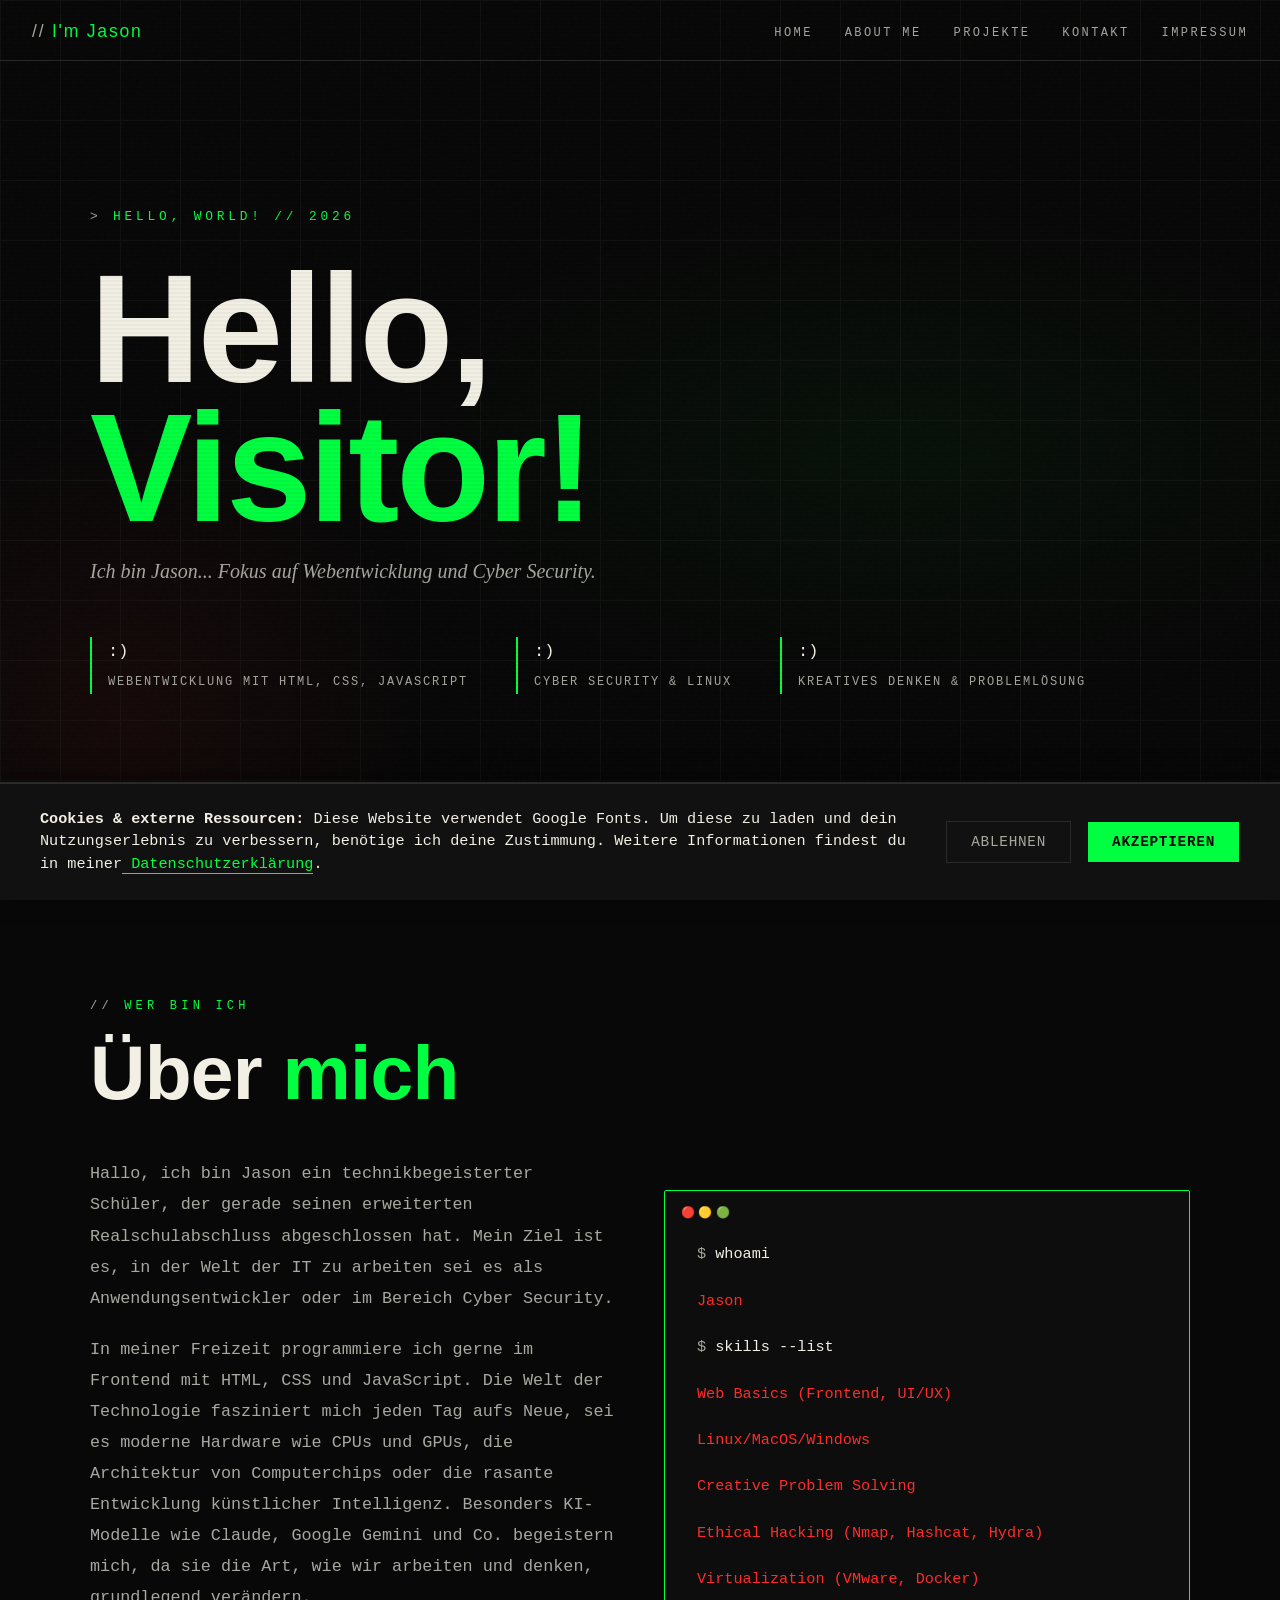
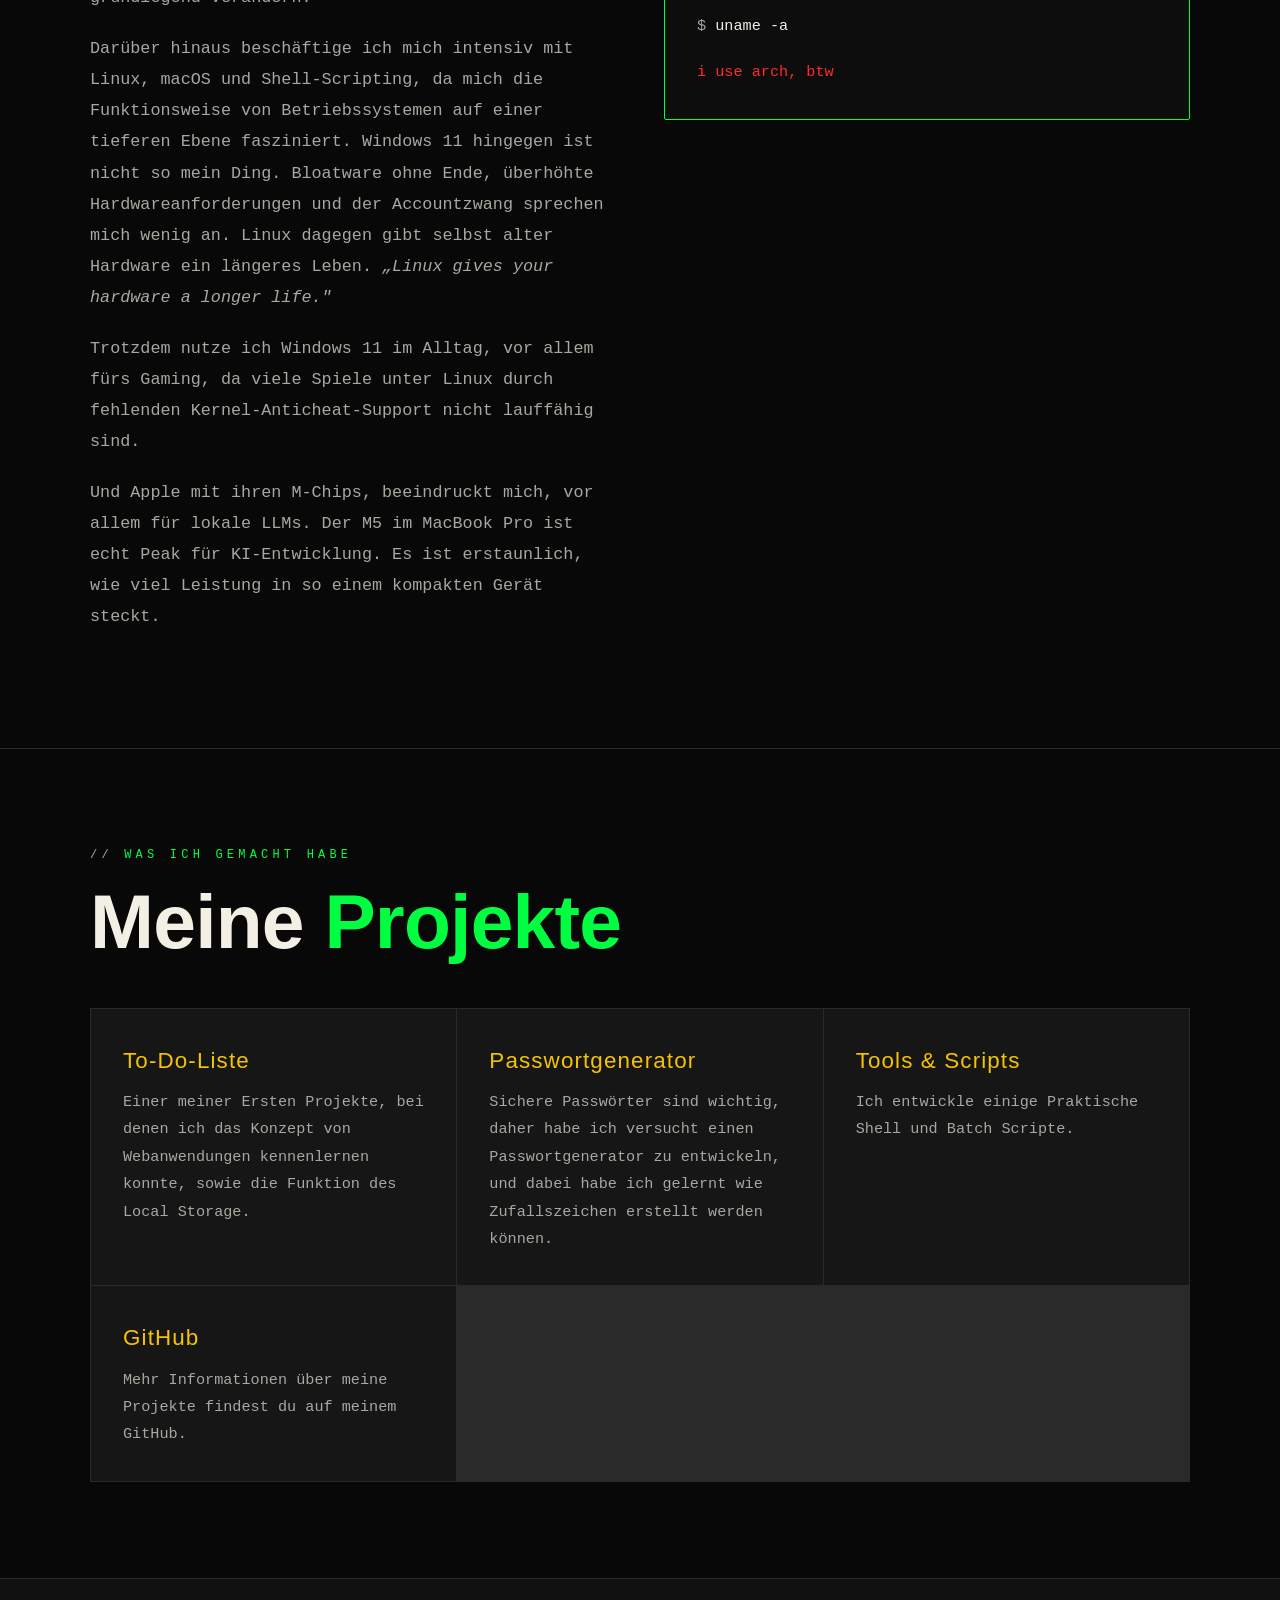
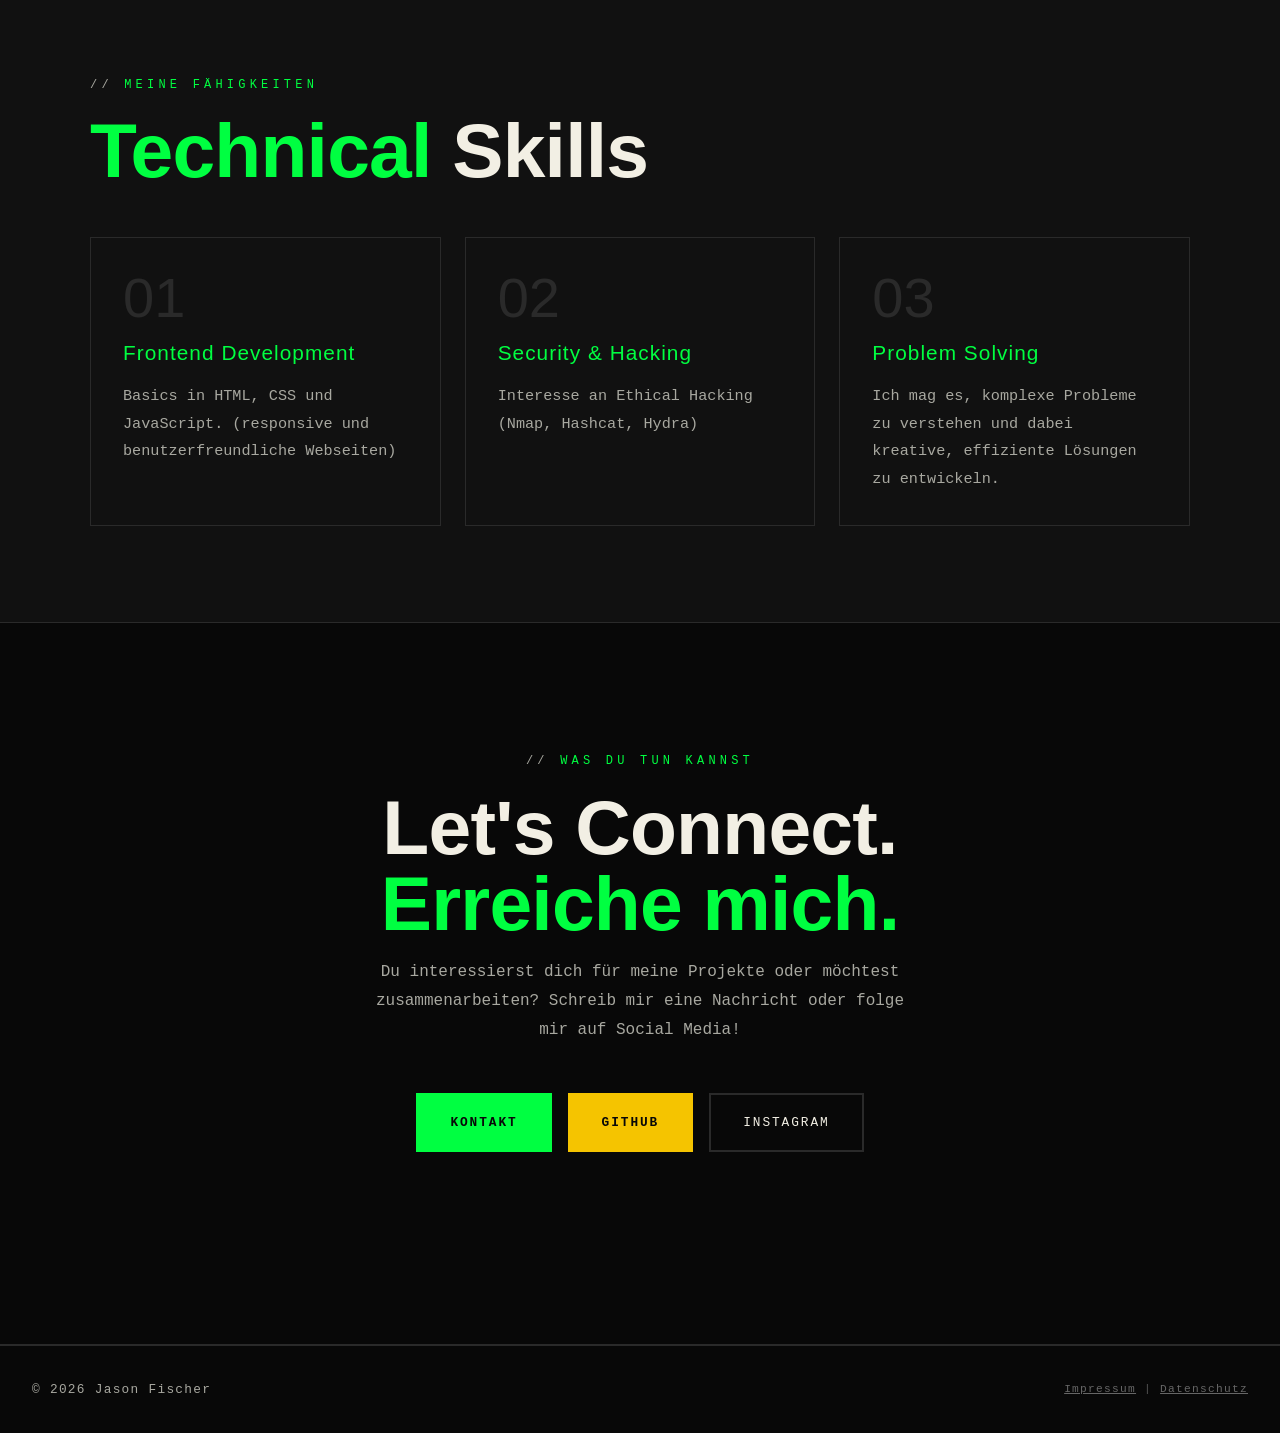
<file: index.html>
<!DOCTYPE html>
<html lang="de">

<head>
  <meta charset="UTF-8">
  <meta name="viewport" content="width=device-width, initial-scale=1.0">
  <title>I'm Jason!</title>
  <link rel="stylesheet" href="style.css">
  <link rel="icon" href="/images/favicon.png" type="image/x-icon">
</head>

<body>

  <!-- COOKIE BANNER -->
  <div id="cookie-banner">
    <div class="cookie-content">
      <div class="cookie-text">
        <strong>Cookies & externe Ressourcen:</strong> Diese Website verwendet Google Fonts. Um diese zu laden und dein
        Nutzungserlebnis zu verbessern, benötige ich deine Zustimmung. Weitere Informationen findest du in meiner<a
          href="datenschutz.html"> Datenschutzerklärung</a>.
      </div>
      <div class="cookie-buttons">
        <button class="cookie-btn" id="cookie-reject">Ablehnen</button>
        <button class="cookie-btn" id="cookie-accept">Akzeptieren</button>
      </div>
    </div>
  </div>

  <script src="cookies.js"></script>

  <!-- NAV -->
  <nav id="nav">
    <div class="nav-logo"><span>//</span> I'm Jason</div>
    <ul class="nav-links">
      <li><a href="index.html">Home</a></li>
      <li><a href="#aboutme">About Me</a></li>
      <li><a href="#projects">Projekte</a></li>
      <li><a href="kontakt.html">Kontakt</a></li>
      <li><a href="impressum.html">Impressum</a></li>
    </ul>
    <button class="hamburger" id="hamburger">
      <span></span>
      <span></span>
      <span></span>
    </button>
  </nav>

  <!-- MOBILE MENU -->
  <div class="mobile-menu" id="mobileMenu">
    <ul class="mobile-nav-links">
      <li><a href="index.html">Home</a></li>
      <li><a href="#aboutme">About Me</a></li>
      <li><a href="#projects">Projekte</a></li>
      <li><a href="kontakt.html">Kontakt</a></li>
      <li><a href="impressum.html">Impressum</a></li>
    </ul>
  </div>

  <!-- HERO -->
  <section class="hero">
    <div class="hero-bg"></div>
    <div class="hero-grid"></div>
    <div class="hero-inner">
      <div class="hero-tag">Hello, World! // 2026</div>
      <h1 class="hero-title">
        Hello,<br>
        <span class="accent">Visitor!</span>
      </h1>
      <p class="hero-subtitle">
        Ich bin Jason... Fokus auf Webentwicklung und Cyber Security.
      </p>
      <div class="hero-stats">
        <div class="stat">
          <div class="stat-num">:)</div>
          <div class="stat-label">Webentwicklung mit HTML, CSS, JavaScript</div>
        </div>
        <div class="stat">
          <div class="stat-num">:)</div>
          <div class="stat-label">Cyber Security & Linux</div>
        </div>
        <div class="stat">
          <div class="stat-num">:)</div>
          <div class="stat-label">Kreatives Denken & Problemlösung</div>
        </div>
      </div>
    </div>
  </section>

  <!-- ABOUT ME -->
  <section id="aboutme">
    <div class="container">
      <div class="section-label reveal">wer bin ich</div>
      <h2 class="reveal">Über <span class="green">mich</span></h2>

      <div class="security-split reveal">
        <div class="security-text">
          <p>
            Hallo, ich bin Jason ein technikbegeisterter Schüler, der gerade seinen erweiterten Realschulabschluss
            abgeschlossen hat. Mein Ziel ist es, in der Welt der IT zu arbeiten sei es als Anwendungsentwickler oder im
            Bereich Cyber Security.
          </p>
          <p>
            In meiner Freizeit programmiere ich gerne im Frontend mit HTML, CSS und JavaScript. Die Welt der Technologie
            fasziniert mich jeden Tag aufs Neue, sei es moderne Hardware wie CPUs und GPUs, die Architektur von
            Computerchips oder die rasante Entwicklung künstlicher Intelligenz. Besonders KI-Modelle wie Claude, Google
            Gemini und Co. begeistern mich, da sie die Art, wie wir arbeiten und denken, grundlegend verändern.
          </p>
          <p>
            Darüber hinaus beschäftige ich mich intensiv mit Linux, macOS und Shell-Scripting, da mich die
            Funktionsweise von Betriebssystemen auf einer tieferen Ebene fasziniert. Windows 11 hingegen ist nicht so
            mein Ding. Bloatware ohne Ende, überhöhte Hardwareanforderungen und der Accountzwang sprechen mich wenig an.
            Linux dagegen gibt selbst alter Hardware ein längeres Leben. <i>„Linux gives your hardware a longer life."</i>
          </p>
          <p> Trotzdem nutze ich
            Windows 11 im Alltag, vor allem fürs Gaming, da viele Spiele unter Linux durch fehlenden
            Kernel-Anticheat-Support nicht lauffähig sind.
          </p>
          <p>
            Und Apple mit ihren M-Chips, beeindruckt mich, vor allem für lokale LLMs. Der M5 im MacBook Pro ist echt Peak für KI-Entwicklung. Es ist erstaunlich, wie viel Leistung in so einem kompakten Gerät steckt.
          </p>
        </div>

        <div>
          <div class="terminal-block">
            <div class="line"><span class="prompt">$</span> <span class="cmd">whoami</span></div>
            <div class="line"><span class="out">Jason</span></div>
            <div class="line"><span class="prompt">$</span> <span class="cmd">skills --list</span></div>
            <div class="line"><span class="out">Web Basics (Frontend, UI/UX)</span></div>
            <div class="line"><span class="out">Linux/MacOS/Windows</span></div>
            <div class="line"><span class="out">Creative Problem Solving</span></div>
            <div class="line"><span class="out">Ethical Hacking (Nmap, Hashcat, Hydra)</span></div>
            <div class="line"><span class="out">Virtualization (VMware, Docker)</span></div>
            <div class="line"><span class="prompt">$</span> <span class="cmd">uname -a</span></div>
            <div class="line"><span class="out">i use arch, btw</span></div>
          </div>
        </div>
      </div>
    </div>
  </section>

  <!-- PROJEKTE -->
  <section id="projects">
    <div class="container">
      <div class="section-label reveal">was ich gemacht habe</div>
      <h2 class="reveal">Meine <span class="green">Projekte</span></h2>

      <div class="who-grid reveal">
        <div class="who-card">
          <div class="who-title">To-Do-Liste</div> 
          <div class="who-desc">Einer meiner Ersten Projekte, bei denen ich das Konzept von Webanwendungen kennenlernen konnte, sowie die Funktion des Local Storage.</div>
        </div>

        <div class="who-card">
          <div class="who-title">Passwortgenerator</div>
          <div class="who-desc">Sichere Passwörter sind wichtig, daher habe ich versucht einen Passwortgenerator zu entwickeln, und dabei habe ich gelernt wie Zufallszeichen erstellt werden können.</div>
        </div>

        <div class="who-card">
          <div class="who-title">Tools & Scripts</div>
          <div class="who-desc">Ich entwickle einige Praktische Shell und Batch Scripte.</div>
        </div>

        <div class="who-card">
          <div class="who-title">GitHub</div>
          <div class="who-desc">Mehr Informationen über meine Projekte findest du auf meinem GitHub.</div>
        </div>
      </div>
    </div>
  </section>

  <!-- ALTERNATIVES -->
  <section class="alt-section">
    <div class="container">
      <div class="section-label reveal">meine fähigkeiten</div>
      <h2 class="reveal"><span class="green">Technical</span> Skills</h2>

      <div class="alt-grid reveal">
        <div class="alt-card">
          <div class="alt-num">01</div>
          <div class="alt-title">Frontend Development</div>
          <div class="alt-desc">
            Basics in HTML, CSS und JavaScript. (responsive und benutzerfreundliche Webseiten)
          </div>
        </div>

        <div class="alt-card">
          <div class="alt-num">02</div>
          <div class="alt-title">Security & Hacking</div>
          <div class="alt-desc">
            Interesse an Ethical Hacking (Nmap, Hashcat, Hydra)
          </div>
        </div>

        <div class="alt-card">
          <div class="alt-num">03</div>
          <div class="alt-title">Problem Solving</div>
          <div class="alt-desc">
            Ich mag es, komplexe Probleme zu verstehen und dabei kreative, effiziente Lösungen zu entwickeln.
          </div>
        </div>
      </div>
    </div>
  </section>

  <!-- CTA -->
  <section class="cta-section">
    <div class="container">
      <div class="section-label reveal">was du tun kannst</div>
      <h2 class="reveal">Let's Connect.<br><span class="green">Erreiche mich.</span></h2>
      <p class="cta-sub reveal">
        Du interessierst dich für meine Projekte oder möchtest zusammenarbeiten? Schreib mir eine Nachricht oder folge
        mir auf Social Media!
      </p>

      <div class="cta-buttons reveal">
        <a href="kontakt.html" class="btn btn-primary">
          Kontakt
        </a>
        <a href="https://github.com/AsyncCrafter" target="_blank" class="btn btn-petition">
          GitHub
        </a>
        <a href="https://www.instagram.com/asynccrafter.de" target="_blank" class="btn btn-secondary">
          Instagram
        </a>
      </div>
    </div>
  </section>

  <!-- FOOTER -->
  <footer>
    <div>&copy; 2026 Jason Fischer</div>
    <div style="color: #555; font-size:0.7rem">
      <a href="impressum.html" style="color:#666; text-decoration:underline">Impressum</a> | <a href="datenschutz.html"
        style="color:#666; text-decoration:underline">Datenschutz</a>
    </div>
  </footer>

  <script>
    // ─── HAMBURGER MENU ───
    const hamburger = document.getElementById('hamburger');
    const mobileMenu = document.getElementById('mobileMenu');

    hamburger.addEventListener('click', () => {
      hamburger.classList.toggle('active');
      mobileMenu.classList.toggle('active');
    });

    // Close mobile menu when a link is clicked
    document.querySelectorAll('.mobile-nav-links a').forEach(link => {
      link.addEventListener('click', () => {
        hamburger.classList.remove('active');
        mobileMenu.classList.remove('active');
      });
    });

    // ─── NAV SCROLL ───
    const nav = document.getElementById('nav');
    window.addEventListener('scroll', () => {
      nav.classList.toggle('scrolled', window.scrollY > 50);
    });

    // ─── REVEAL ON SCROLL ───
    const reveals = document.querySelectorAll('.reveal');
    const observer = new IntersectionObserver((entries) => {
      entries.forEach(e => {
        if (e.isIntersecting) {
          e.target.classList.add('visible');
          observer.unobserve(e.target);
        }
      });
    }, { threshold: 0.1, rootMargin: '0px 0px -50px 0px' });

    reveals.forEach(r => observer.observe(r));

    // ─── STAGGERED CARD REVEAL ───
    document.querySelectorAll('.who-grid .who-card, .alt-grid .alt-card').forEach((el, i) => {
      el.style.transitionDelay = `${i * 0.07}s`;
    });
  </script>

</body>

</html>
</file>
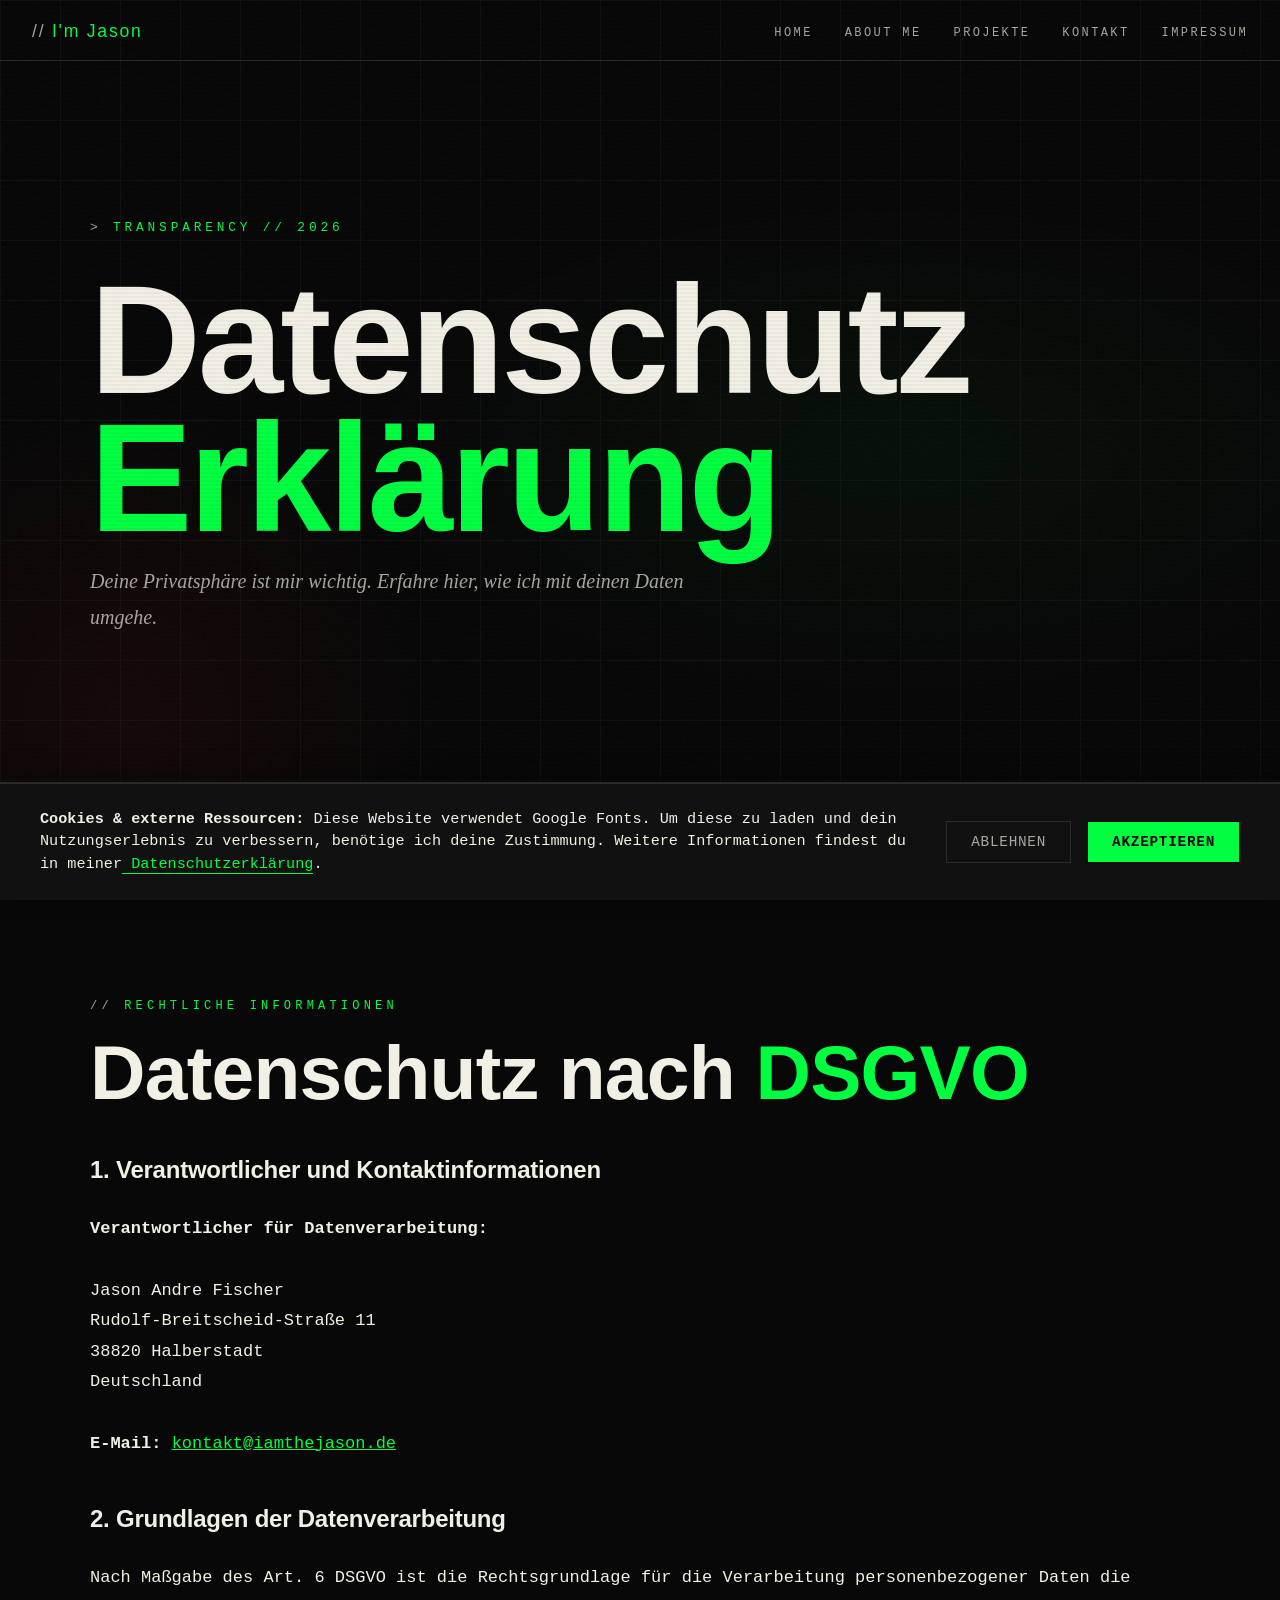
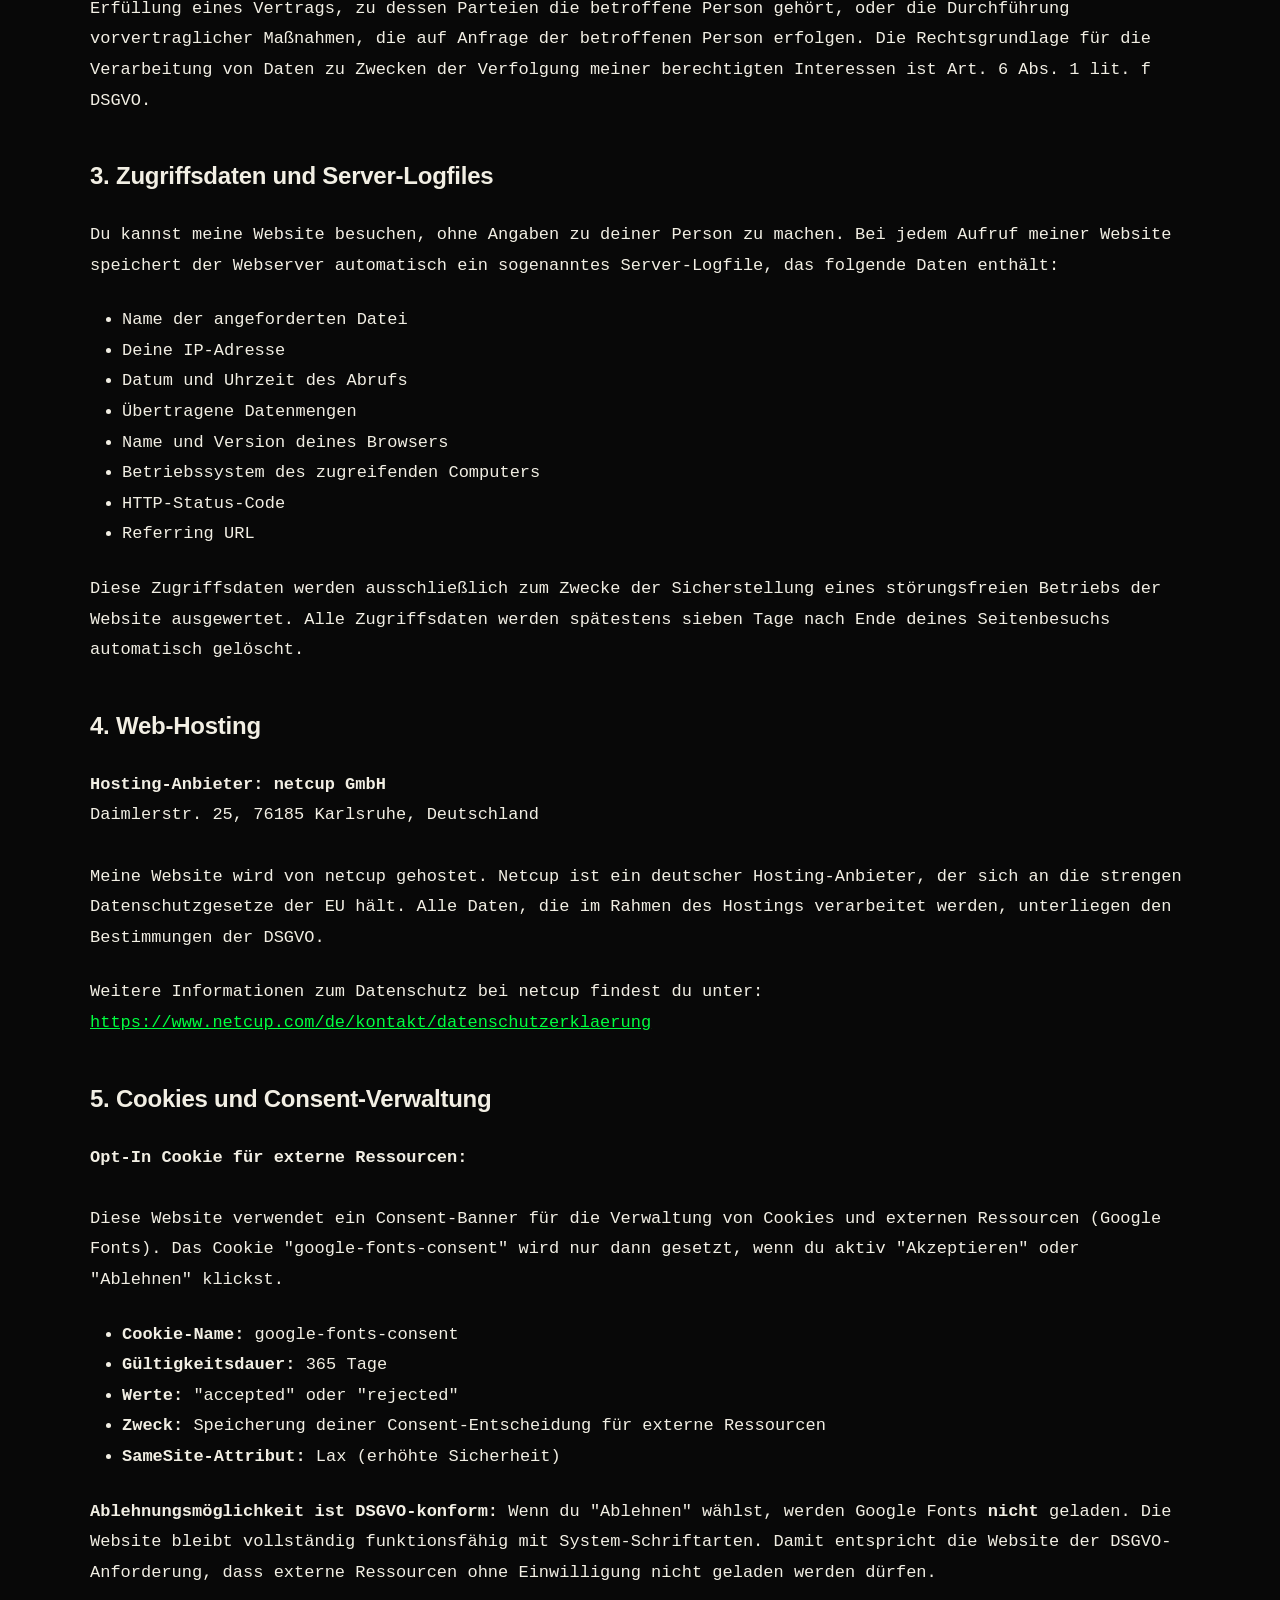
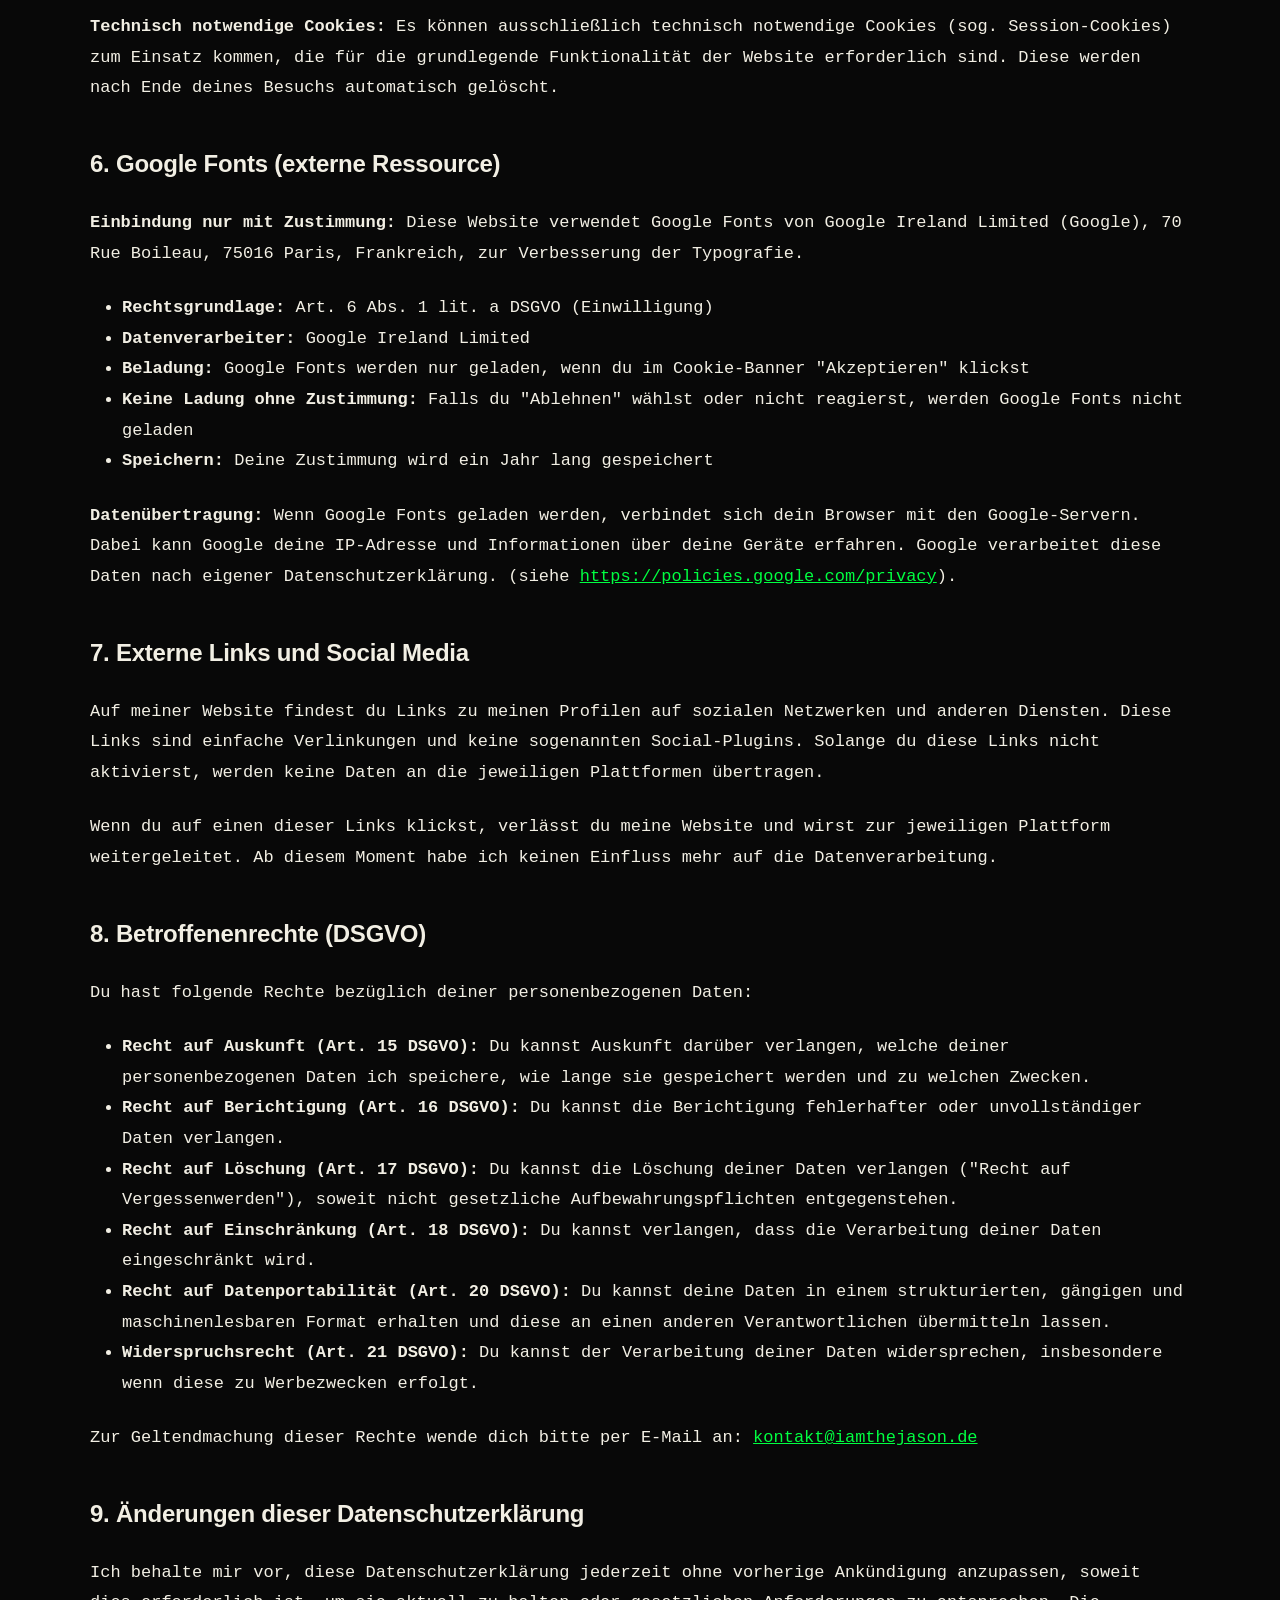
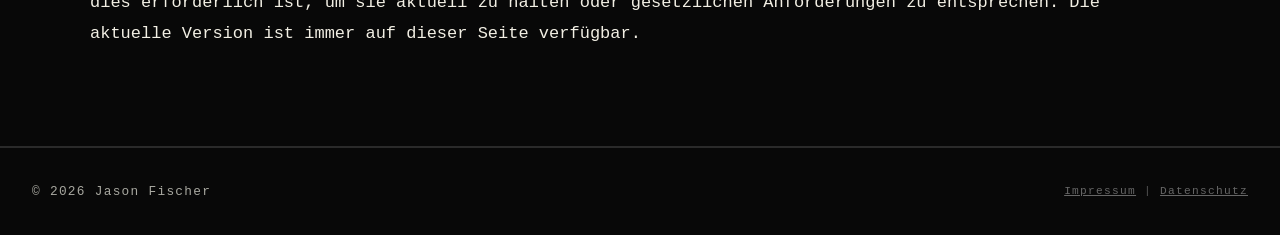
<file: datenschutz.html>
<!DOCTYPE html>
<html lang="de">

<head>
  <meta charset="UTF-8">
  <meta name="viewport" content="width=device-width, initial-scale=1.0">
  <title>Datenschutzerklärung</title>
  <link rel="stylesheet" href="style.css">
  <link rel="icon" href="/images/favicon.png" type="image/x-icon">
</head>

<body>

  <!-- COOKIE BANNER -->
  <div id="cookie-banner">
    <div class="cookie-content">
      <div class="cookie-text">
        <strong>Cookies & externe Ressourcen:</strong> Diese Website verwendet Google Fonts. Um diese zu laden und dein
        Nutzungserlebnis zu verbessern, benötige ich deine Zustimmung. Weitere Informationen findest du in meiner<a
          href="datenschutz.html"> Datenschutzerklärung</a>.
      </div>
      <div class="cookie-buttons">
        <button class="cookie-btn" id="cookie-reject">Ablehnen</button>
        <button class="cookie-btn" id="cookie-accept">Akzeptieren</button>
      </div>
    </div>
  </div>

  <script src="cookies.js"></script>

  <!-- NAV -->
  <nav id="nav">
    <div class="nav-logo"><span>//</span> I'm Jason</div>
    <ul class="nav-links">
      <li><a href="index.html">Home</a></li>
      <li><a href="index.html#aboutme">About Me</a></li>
      <li><a href="index.html#projects">Projekte</a></li>
      <li><a href="kontakt.html">Kontakt</a></li>
      <li><a href="impressum.html">Impressum</a></li>
    </ul>
    <button class="hamburger" id="hamburger">
      <span></span>
      <span></span>
      <span></span>
    </button>
  </nav>

  <!-- MOBILE MENU -->
  <div class="mobile-menu" id="mobileMenu">
    <ul class="mobile-nav-links">
      <li><a href="index.html">Home</a></li>
      <li><a href="index.html#aboutme">About Me</a></li>
      <li><a href="index.html#projects">Projekte</a></li>
      <li><a href="kontakt.html">Kontakt</a></li>
      <li><a href="impressum.html">Impressum</a></li>
    </ul>
  </div>

  <!-- HERO -->
  <section class="hero">
    <div class="hero-bg"></div>
    <div class="hero-grid"></div>
    <div class="hero-inner">
      <div class="hero-tag">transparency // 2026</div>
      <h1 class="hero-title">
        Datenschutz<br>
        <span class="accent">Erklärung</span>
      </h1>
      <p class="hero-subtitle">
        Deine Privatsphäre ist mir wichtig. Erfahre hier, wie ich mit deinen Daten umgehe.
      </p>
    </div>
  </section>

  <!-- CONTENT -->
  <section>
    <div class="container reveal">
      <div class="section-label">rechtliche informationen</div>
      <h2>Datenschutz nach <span class="green">DSGVO</span></h2>

      <div style="margin-top: 3rem;">
        <h2 style="font-size: 1.5rem; margin-bottom: 2rem; color: var(--white);">1. Verantwortlicher und
          Kontaktinformationen</h2>
        <p>
          <strong>Verantwortlicher für Datenverarbeitung:</strong><br><br>
          Jason Andre Fischer<br>
          Rudolf-Breitscheid-Straße 11<br>
          38820 Halberstadt<br>
          Deutschland<br><br>
          <strong>E-Mail:</strong> <a href="mailto:kontakt@iamthejason.de"
            style="color: var(--green);">kontakt@iamthejason.de</a>
        </p>
      </div>

      <div style="margin-top: 3rem;">
        <h2 style="font-size: 1.5rem; margin-bottom: 2rem; color: var(--white);">2. Grundlagen der Datenverarbeitung
        </h2>
        <p>
          Nach Maßgabe des Art. 6 DSGVO ist die Rechtsgrundlage für die Verarbeitung personenbezogener Daten die
          Erfüllung eines Vertrags, zu dessen Parteien die betroffene Person gehört, oder die Durchführung
          vorvertraglicher Maßnahmen, die auf Anfrage der betroffenen Person erfolgen. Die Rechtsgrundlage für die
          Verarbeitung von Daten zu Zwecken der Verfolgung meiner berechtigten Interessen ist Art. 6 Abs. 1 lit. f
          DSGVO.
        </p>
      </div>

      <div style="margin-top: 3rem;">
        <h2 style="font-size: 1.5rem; margin-bottom: 2rem; color: var(--white);">3. Zugriffsdaten und Server-Logfiles
        </h2>
        <p>
          Du kannst meine Website besuchen, ohne Angaben zu deiner Person zu machen. Bei jedem Aufruf meiner Website
          speichert der Webserver automatisch ein sogenanntes Server-Logfile, das folgende Daten enthält:
        </p>
        <ul style="margin: 1.5rem 0; margin-left: 2rem;">
          <li>Name der angeforderten Datei</li>
          <li>Deine IP-Adresse</li>
          <li>Datum und Uhrzeit des Abrufs</li>
          <li>Übertragene Datenmengen</li>
          <li>Name und Version deines Browsers</li>
          <li>Betriebssystem des zugreifenden Computers</li>
          <li>HTTP-Status-Code</li>
          <li>Referring URL</li>
        </ul>
        <p>
          Diese Zugriffsdaten werden ausschließlich zum Zwecke der Sicherstellung eines störungsfreien Betriebs der
          Website ausgewertet. Alle Zugriffsdaten werden spätestens sieben Tage nach Ende deines Seitenbesuchs
          automatisch gelöscht.
        </p>
      </div>

      <div style="margin-top: 3rem;">
        <h2 style="font-size: 1.5rem; margin-bottom: 2rem; color: var(--white);">4. Web-Hosting</h2>
        <p>
          <strong>Hosting-Anbieter: netcup GmbH</strong><br>
          Daimlerstr. 25, 76185 Karlsruhe, Deutschland<br><br>
          Meine Website wird von netcup gehostet. Netcup ist ein deutscher Hosting-Anbieter, der sich an die strengen
          Datenschutzgesetze der EU hält. Alle Daten, die im Rahmen des Hostings verarbeitet werden, unterliegen den
          Bestimmungen der DSGVO.
        </p>
        <p style="margin-top: 1.5rem;">
          Weitere Informationen zum Datenschutz bei netcup findest du unter: <a
            href="https://www.netcup.com/de/kontakt/datenschutzerklaerung" target="_blank" rel="noopener"
            style="color: var(--green);">https://www.netcup.com/de/kontakt/datenschutzerklaerung</a>
        </p>
      </div>

      <div style="margin-top: 3rem;">
        <h2 style="font-size: 1.5rem; margin-bottom: 2rem; color: var(--white);">5. Cookies und Consent-Verwaltung</h2>
        <p>
          <strong>Opt-In Cookie für externe Ressourcen:</strong><br><br>
          Diese Website verwendet ein Consent-Banner für die Verwaltung von Cookies und externen Ressourcen (Google
          Fonts). Das Cookie "google-fonts-consent" wird nur dann gesetzt, wenn du aktiv "Akzeptieren" oder "Ablehnen"
          klickst.
        </p>
        <ul style="margin: 1.5rem 0; margin-left: 2rem;">
          <li><strong>Cookie-Name:</strong> google-fonts-consent</li>
          <li><strong>Gültigkeitsdauer:</strong> 365 Tage</li>
          <li><strong>Werte:</strong> "accepted" oder "rejected"</li>
          <li><strong>Zweck:</strong> Speicherung deiner Consent-Entscheidung für externe Ressourcen</li>
          <li><strong>SameSite-Attribut:</strong> Lax (erhöhte Sicherheit)</li>
        </ul>
        <p style="margin-top: 1.5rem;">
          <strong>Ablehnungsmöglichkeit ist DSGVO-konform:</strong> Wenn du "Ablehnen" wählst, werden Google Fonts
          <strong>nicht</strong> geladen. Die Website bleibt vollständig funktionsfähig mit System-Schriftarten. Damit
          entspricht die Website der DSGVO-Anforderung, dass externe Ressourcen ohne Einwilligung nicht geladen werden
          dürfen.
        </p>
        <p style="margin-top: 1.5rem;">
          <strong>Technisch notwendige Cookies:</strong> Es können ausschließlich technisch notwendige Cookies (sog.
          Session-Cookies) zum Einsatz kommen, die für die grundlegende Funktionalität der Website erforderlich sind.
          Diese werden nach Ende deines Besuchs automatisch gelöscht.
        </p>
      </div>

      <div style="margin-top: 3rem;">
        <h2 style="font-size: 1.5rem; margin-bottom: 2rem; color: var(--white);">6. Google Fonts (externe Ressource)
        </h2>
        <p>
          <strong>Einbindung nur mit Zustimmung:</strong> Diese Website verwendet Google Fonts von Google Ireland
          Limited (Google), 70 Rue Boileau, 75016 Paris, Frankreich, zur Verbesserung der Typografie.
        </p>
        <ul style="margin: 1.5rem 0; margin-left: 2rem;">
          <li><strong>Rechtsgrundlage:</strong> Art. 6 Abs. 1 lit. a DSGVO (Einwilligung)</li>
          <li><strong>Datenverarbeiter:</strong> Google Ireland Limited</li>
          <li><strong>Beladung:</strong> Google Fonts werden nur geladen, wenn du im Cookie-Banner "Akzeptieren" klickst
          </li>
          <li><strong>Keine Ladung ohne Zustimmung:</strong> Falls du "Ablehnen" wählst oder nicht reagierst, werden
            Google Fonts nicht geladen</li>
          <li><strong>Speichern:</strong> Deine Zustimmung wird ein Jahr lang gespeichert</li>
        </ul>
        <p style="margin-top: 1.5rem;">
          <strong>Datenübertragung:</strong> Wenn Google Fonts geladen werden, verbindet sich dein Browser mit den
          Google-Servern. Dabei kann Google deine IP-Adresse und Informationen über deine Geräte erfahren. Google
          verarbeitet diese Daten nach eigener Datenschutzerklärung. (siehe <a
            href="https://policies.google.com/privacy" target="_blank" rel="noopener"
            style="color: var(--green);">https://policies.google.com/privacy</a>).
        </p>
      </div>
      <div style="margin-top: 3rem;">
        <h2 style="font-size: 1.5rem; margin-bottom: 2rem; color: var(--white);">7. Externe Links und Social Media</h2>
        <p>
          Auf meiner Website findest du Links zu meinen Profilen auf sozialen Netzwerken und anderen Diensten. Diese
          Links sind einfache Verlinkungen und keine sogenannten Social-Plugins. Solange du diese Links nicht
          aktivierst, werden keine Daten an die jeweiligen Plattformen übertragen.
        </p>
        <p style="margin-top: 1.5rem;">
          Wenn du auf einen dieser Links klickst, verlässt du meine Website und wirst zur jeweiligen Plattform
          weitergeleitet. Ab diesem Moment habe ich keinen Einfluss mehr auf die Datenverarbeitung.
        </p>
      </div>

      <div style="margin-top: 3rem;">
        <h2 style="font-size: 1.5rem; margin-bottom: 2rem; color: var(--white);">8. Betroffenenrechte (DSGVO)</h2>
        <p>
          Du hast folgende Rechte bezüglich deiner personenbezogenen Daten:
        </p>
        <ul style="margin: 1.5rem 0; margin-left: 2rem;">
          <li><strong>Recht auf Auskunft (Art. 15 DSGVO):</strong> Du kannst Auskunft darüber verlangen, welche deiner
            personenbezogenen Daten ich speichere, wie lange sie gespeichert werden und zu welchen Zwecken.</li>
          <li><strong>Recht auf Berichtigung (Art. 16 DSGVO):</strong> Du kannst die Berichtigung fehlerhafter oder
            unvollständiger Daten verlangen.</li>
          <li><strong>Recht auf Löschung (Art. 17 DSGVO):</strong> Du kannst die Löschung deiner Daten verlangen ("Recht
            auf Vergessenwerden"), soweit nicht gesetzliche Aufbewahrungspflichten entgegenstehen.</li>
          <li><strong>Recht auf Einschränkung (Art. 18 DSGVO):</strong> Du kannst verlangen, dass die Verarbeitung
            deiner Daten eingeschränkt wird.</li>
          <li><strong>Recht auf Datenportabilität (Art. 20 DSGVO):</strong> Du kannst deine Daten in einem
            strukturierten, gängigen und maschinenlesbaren Format erhalten und diese an einen anderen Verantwortlichen
            übermitteln lassen.</li>
          <li><strong>Widerspruchsrecht (Art. 21 DSGVO):</strong> Du kannst der Verarbeitung deiner Daten widersprechen,
            insbesondere wenn diese zu Werbezwecken erfolgt.</li>
        </ul>
        <p style="margin-top: 1.5rem;">
          Zur Geltendmachung dieser Rechte wende dich bitte per E-Mail an: <a href="mailto:kontakt@iamthejason.de"
            style="color: var(--green);">kontakt@iamthejason.de</a>
        </p>
      </div>

      <div style="margin-top: 3rem;">
        <h2 style="font-size: 1.5rem; margin-bottom: 2rem; color: var(--white);">9. Änderungen dieser
          Datenschutzerklärung</h2>
        <p>
          Ich behalte mir vor, diese Datenschutzerklärung jederzeit ohne vorherige Ankündigung anzupassen, soweit dies
          erforderlich ist, um sie aktuell zu halten oder gesetzlichen Anforderungen zu entsprechen. Die aktuelle
          Version ist immer auf dieser Seite verfügbar.
        </p>
      </div>
    </div>
  </section>

  <!-- FOOTER -->
  <footer>
    <div>&copy; 2026 Jason Fischer</div>
    <div style="color: #555; font-size:0.7rem">
      <a href="impressum.html" style="color:#666; text-decoration:underline">Impressum</a> | <a href="datenschutz.html"
        style="color:#666; text-decoration:underline">Datenschutz</a>
    </div>
  </footer>

  <script>
    // ─── HAMBURGER MENU ───
    const hamburger = document.getElementById('hamburger');
    const mobileMenu = document.getElementById('mobileMenu');

    hamburger.addEventListener('click', () => {
      hamburger.classList.toggle('active');
      mobileMenu.classList.toggle('active');
    });

    // Close mobile menu when a link is clicked
    document.querySelectorAll('.mobile-nav-links a').forEach(link => {
      link.addEventListener('click', () => {
        hamburger.classList.remove('active');
        mobileMenu.classList.remove('active');
      });
    });

    // ─── NAV SCROLL ───
    const nav = document.getElementById('nav');
    window.addEventListener('scroll', () => {
      nav.classList.toggle('scrolled', window.scrollY > 50);
    });

    // ─── REVEAL ON SCROLL ───
    const reveals = document.querySelectorAll('.reveal');
    const observer = new IntersectionObserver((entries) => {
      entries.forEach(e => {
        if (e.isIntersecting) {
          e.target.classList.add('visible');
          observer.unobserve(e.target);
        }
      });
    }, { threshold: 0.1, rootMargin: '0px 0px -50px 0px' });

    reveals.forEach(r => observer.observe(r));
  </script>

</body>

</html>
</file>
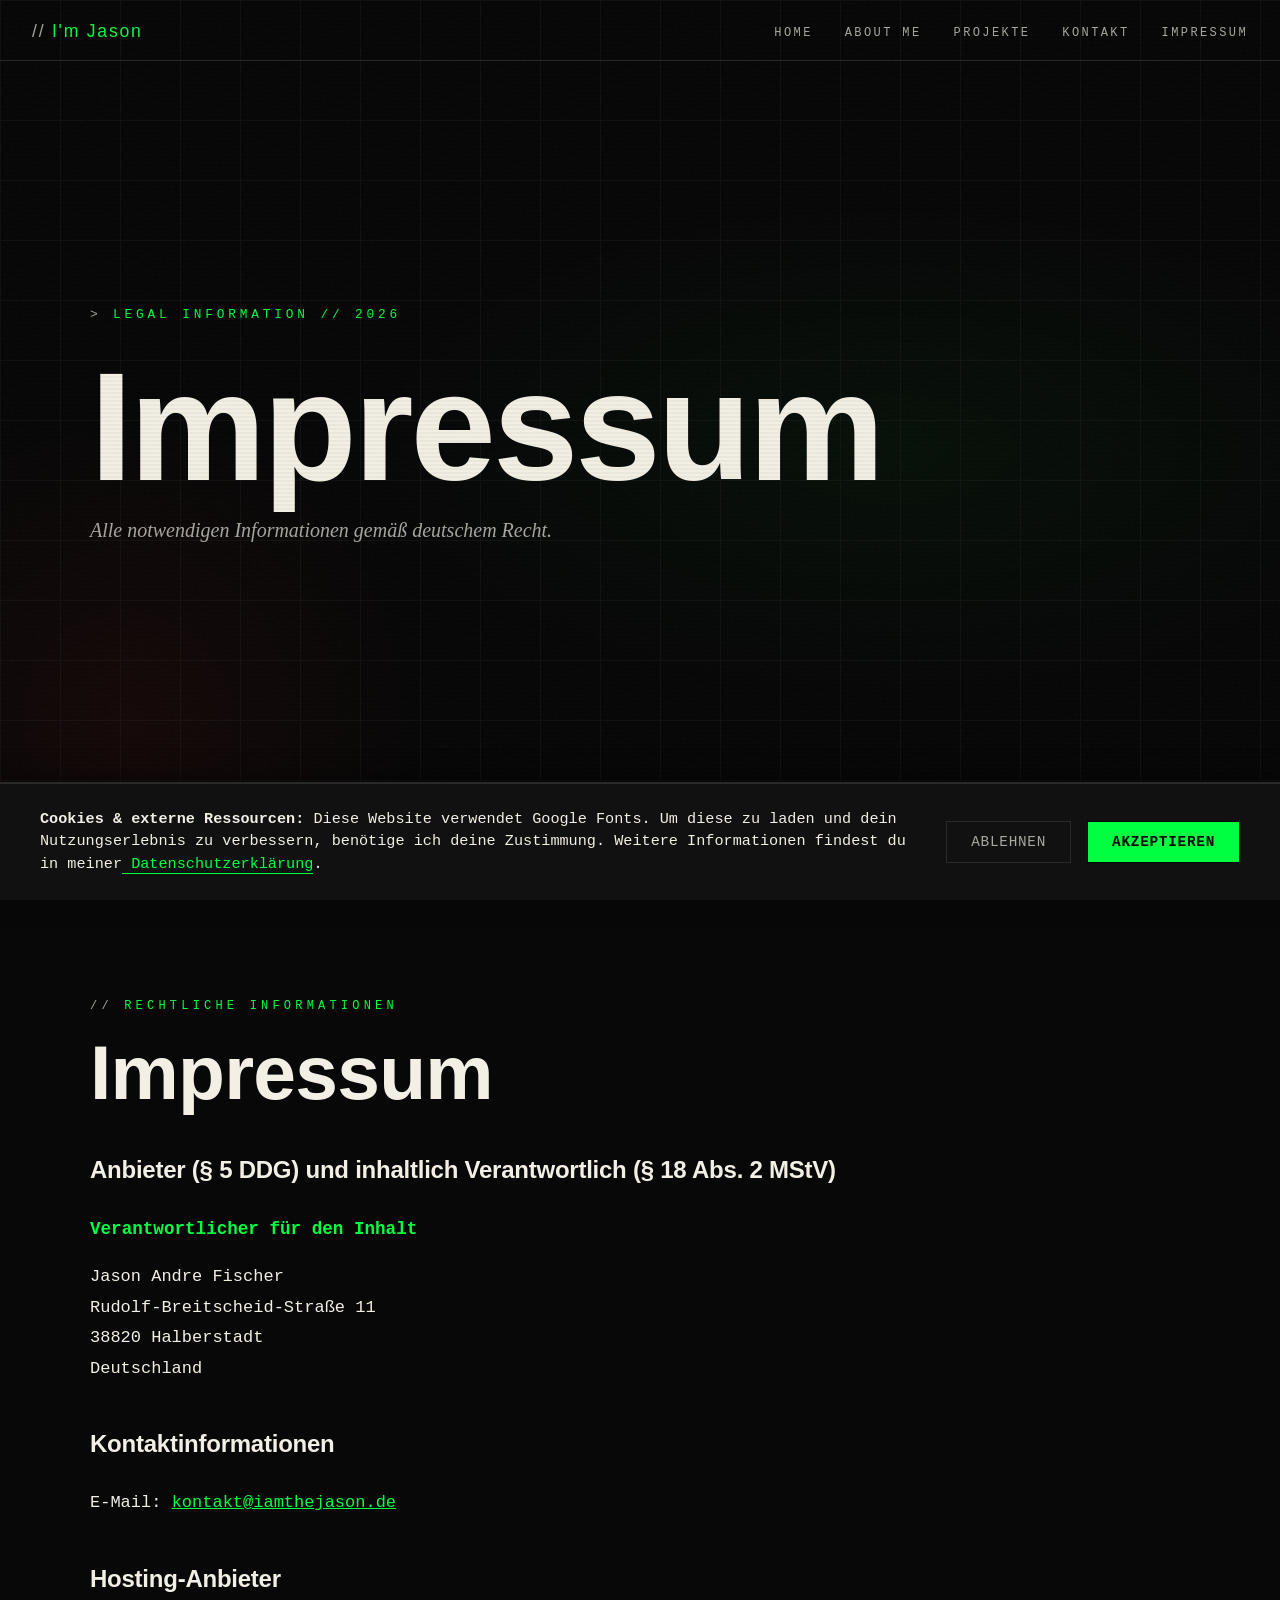
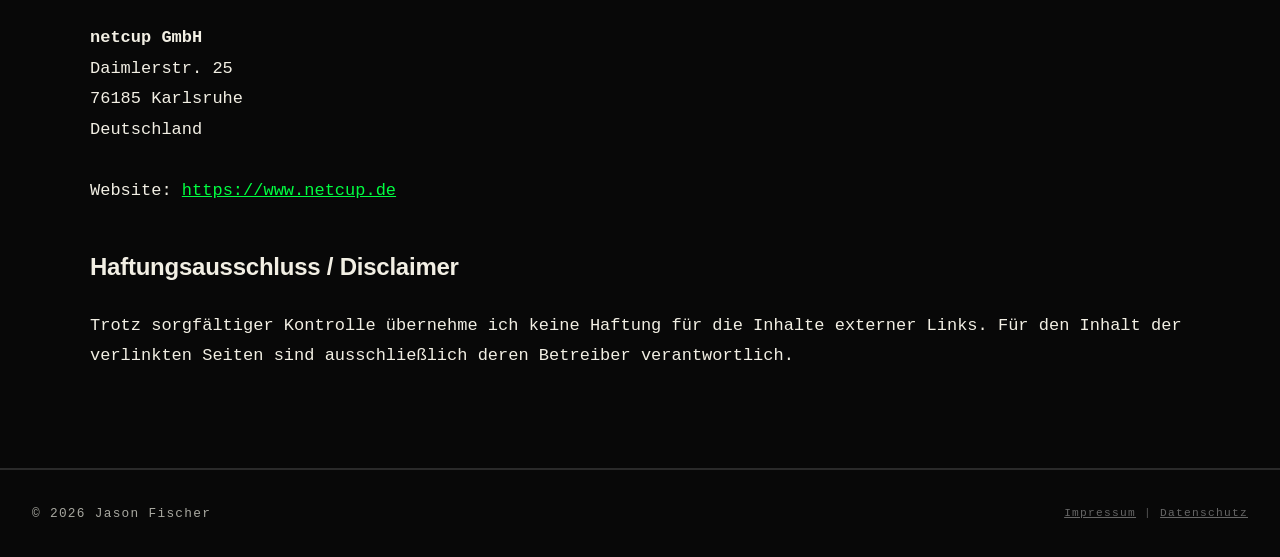
<file: impressum.html>
<!DOCTYPE html>
<html lang="de">

<head>
  <meta charset="UTF-8">
  <meta name="viewport" content="width=device-width, initial-scale=1.0">
  <title>Impressum</title>
  <link rel="stylesheet" href="style.css">
  <link rel="icon" href="/images/favicon.png" type="image/x-icon">
</head>

<body>

  <!-- COOKIE BANNER -->
  <div id="cookie-banner">
    <div class="cookie-content">
      <div class="cookie-text">
        <strong>Cookies & externe Ressourcen:</strong> Diese Website verwendet Google Fonts. Um diese zu laden und dein
        Nutzungserlebnis zu verbessern, benötige ich deine Zustimmung. Weitere Informationen findest du in meiner<a
          href="datenschutz.html"> Datenschutzerklärung</a>.
      </div>
      <div class="cookie-buttons">
        <button class="cookie-btn" id="cookie-reject">Ablehnen</button>
        <button class="cookie-btn" id="cookie-accept">Akzeptieren</button>
      </div>
    </div>
  </div>

  <script src="cookies.js"></script>

  <!-- NAV -->
  <nav id="nav">
    <div class="nav-logo"><span>//</span> I'm Jason</div>
    <ul class="nav-links">
      <li><a href="index.html">Home</a></li>
      <li><a href="index.html#aboutme">About Me</a></li>
      <li><a href="index.html#projects">Projekte</a></li>
      <li><a href="kontakt.html">Kontakt</a></li>
      <li><a href="impressum.html">Impressum</a></li>
    </ul>
    <button class="hamburger" id="hamburger">
      <span></span>
      <span></span>
      <span></span>
    </button>
  </nav>

  <!-- MOBILE MENU -->
  <div class="mobile-menu" id="mobileMenu">
    <ul class="mobile-nav-links">
      <li><a href="index.html">Home</a></li>
      <li><a href="index.html#aboutme">About Me</a></li>
      <li><a href="index.html#projects">Projekte</a></li>
      <li><a href="kontakt.html">Kontakt</a></li>
      <li><a href="impressum.html">Impressum</a></li>
    </ul>
  </div>

  <!-- HERO -->
  <section class="hero">
    <div class="hero-bg"></div>
    <div class="hero-grid"></div>
    <div class="hero-inner">
      <div class="hero-tag">legal information // 2026</div>
      <h1 class="hero-title">
        Impressum
      </h1>
      <p class="hero-subtitle">
        Alle notwendigen Informationen gemäß deutschem Recht.
      </p>
    </div>
  </section>

  <!-- CONTENT -->
  <section>
    <div class="container reveal">
      <div class="section-label">rechtliche informationen</div>
      <h2>Impressum</h2>

      <div style="margin-top: 3rem;">
        <h2 style="font-size: 1.5rem; margin-bottom: 2rem; color: var(--white);">Anbieter (§ 5 DDG) und inhaltlich
          Verantwortlich (§ 18 Abs. 2 MStV)</h2>
        <h3 style="font-size: 1.1rem; margin-bottom: 1rem; color: var(--green);">Verantwortlicher für den Inhalt</h3>
        <p>
          Jason Andre Fischer<br>
          Rudolf-Breitscheid-Straße 11<br>
          38820 Halberstadt<br>
          Deutschland
        </p>
      </div>

      <div style="margin-top: 3rem;">
        <h2 style="font-size: 1.5rem; margin-bottom: 2rem; color: var(--white);">Kontaktinformationen</h2>
        <p>
          E-Mail: <a href="mailto:kontakt@iamthejason.de" style="color: var(--green);">kontakt@iamthejason.de</a>
        </p>
      </div>

      <div style="margin-top: 3rem;">
        <h2 style="font-size: 1.5rem; margin-bottom: 2rem; color: var(--white);">Hosting-Anbieter</h2>
        <p>
          <strong>netcup GmbH</strong><br>
          Daimlerstr. 25<br>
          76185 Karlsruhe<br>
          Deutschland<br><br>
          Website: <a href="https://www.netcup.de" target="_blank"
            style="color: var(--green);">https://www.netcup.de</a>
        </p>
      </div>

      <div style="margin-top: 3rem;">
        <h2 style="font-size: 1.5rem; margin-bottom: 2rem; color: var(--white);">Haftungsausschluss / Disclaimer</h2>
        <p>
          Trotz sorgfältiger Kontrolle übernehme ich keine Haftung für die Inhalte externer Links. Für den Inhalt der
          verlinkten Seiten sind ausschließlich deren Betreiber verantwortlich.
        </p>
      </div>
    </div>
  </section>

  <!-- FOOTER -->
  <footer>
    <div>&copy; 2026 Jason Fischer</div>
    <div style="color: #555; font-size:0.7rem">
      <a href="impressum.html" style="color:#666; text-decoration:underline">Impressum</a> | <a href="datenschutz.html"
        style="color:#666; text-decoration:underline">Datenschutz</a>
    </div>
  </footer>

  <script>
    // ─── HAMBURGER MENU ───
    const hamburger = document.getElementById('hamburger');
    const mobileMenu = document.getElementById('mobileMenu');

    hamburger.addEventListener('click', () => {
      hamburger.classList.toggle('active');
      mobileMenu.classList.toggle('active');
    });

    // Close mobile menu when a link is clicked
    document.querySelectorAll('.mobile-nav-links a').forEach(link => {
      link.addEventListener('click', () => {
        hamburger.classList.remove('active');
        mobileMenu.classList.remove('active');
      });
    });

    // ─── NAV SCROLL ───
    const nav = document.getElementById('nav');
    window.addEventListener('scroll', () => {
      nav.classList.toggle('scrolled', window.scrollY > 50);
    });

    // ─── REVEAL ON SCROLL ───
    const reveals = document.querySelectorAll('.reveal');
    const observer = new IntersectionObserver((entries) => {
      entries.forEach(e => {
        if (e.isIntersecting) {
          e.target.classList.add('visible');
          observer.unobserve(e.target);
        }
      });
    }, { threshold: 0.1, rootMargin: '0px 0px -50px 0px' });

    reveals.forEach(r => observer.observe(r));
  </script>

</body>

</html>
</file>
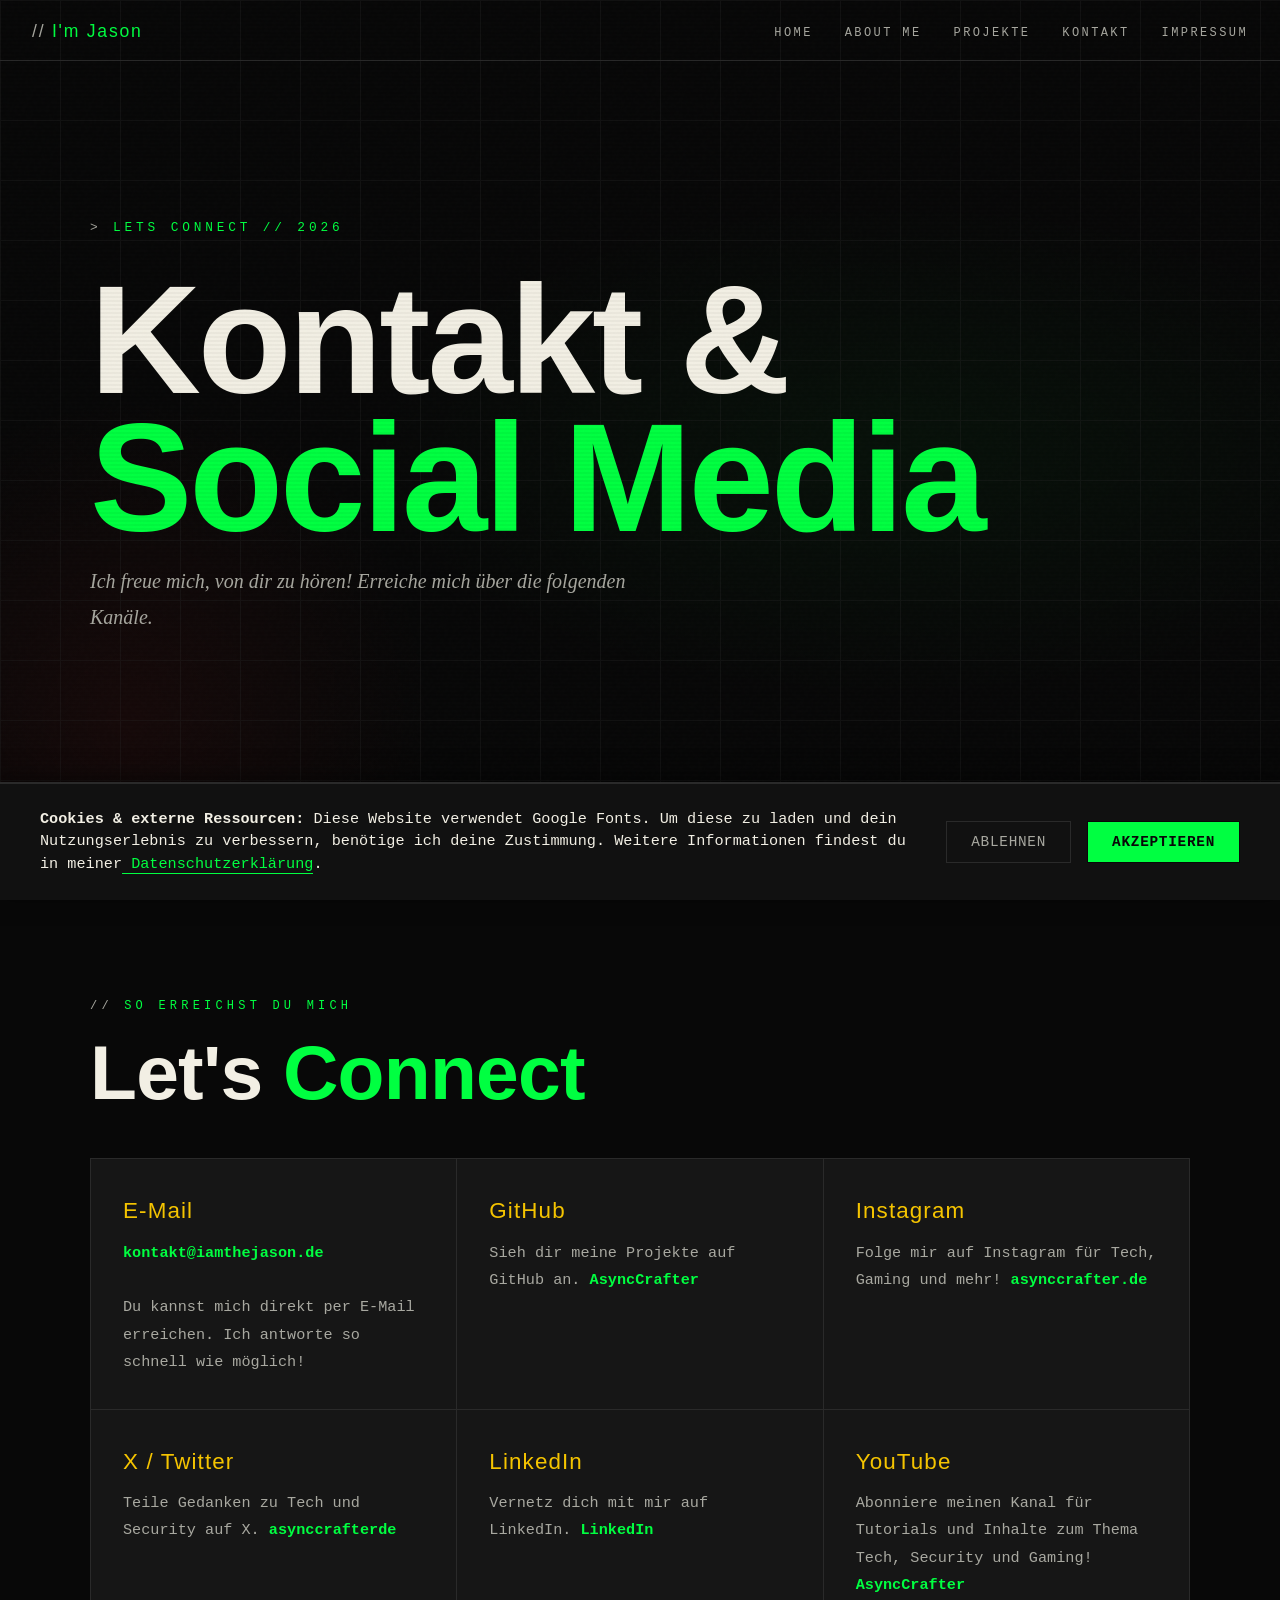
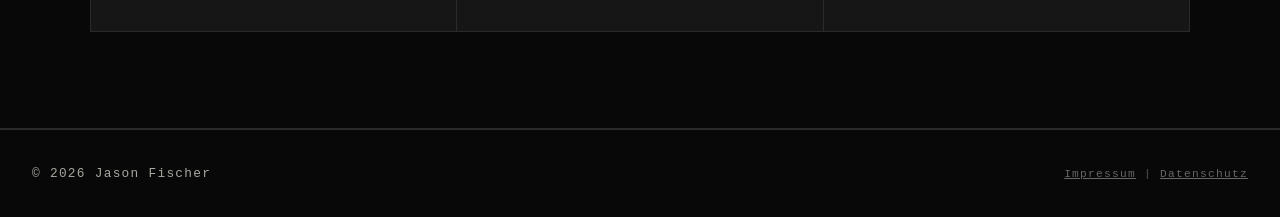
<file: kontakt.html>
<!DOCTYPE html>
<html lang="de">

<head>
  <meta charset="UTF-8">
  <meta name="viewport" content="width=device-width, initial-scale=1.0">
  <title>Kontakt & Social Media</title>
  <link rel="stylesheet" href="style.css">
  <link rel="icon" href="/images/favicon.png" type="image/x-icon">
</head>

<body>

  <!-- COOKIE BANNER -->
  <div id="cookie-banner">
    <div class="cookie-content">
      <div class="cookie-text">
        <strong>Cookies & externe Ressourcen:</strong> Diese Website verwendet Google Fonts. Um diese zu laden und dein
        Nutzungserlebnis zu verbessern, benötige ich deine Zustimmung. Weitere Informationen findest du in meiner<a
          href="datenschutz.html"> Datenschutzerklärung</a>.
      </div>
      <div class="cookie-buttons">
        <button class="cookie-btn" id="cookie-reject">Ablehnen</button>
        <button class="cookie-btn" id="cookie-accept">Akzeptieren</button>
      </div>
    </div>
  </div>

  <script src="cookies.js"></script>

  <!-- NAV -->
  <nav id="nav">
    <div class="nav-logo"><span>//</span> I'm Jason</div>
    <ul class="nav-links">
      <li><a href="index.html">Home</a></li>
      <li><a href="index.html#aboutme">About Me</a></li>
      <li><a href="index.html#projects">Projekte</a></li>
      <li><a href="kontakt.html">Kontakt</a></li>
      <li><a href="impressum.html">Impressum</a></li>
    </ul>
    <button class="hamburger" id="hamburger">
      <span></span>
      <span></span>
      <span></span>
    </button>
  </nav>

  <!-- MOBILE MENU -->
  <div class="mobile-menu" id="mobileMenu">
    <ul class="mobile-nav-links">
      <li><a href="index.html">Home</a></li>
      <li><a href="index.html#aboutme">About Me</a></li>
      <li><a href="index.html#projects">Projekte</a></li>
      <li><a href="kontakt.html">Kontakt</a></li>
      <li><a href="impressum.html">Impressum</a></li>
    </ul>
  </div>

  <!-- HERO -->
  <section class="hero">
    <div class="hero-bg"></div>
    <div class="hero-grid"></div>
    <div class="hero-inner">
      <div class="hero-tag">lets connect // 2026</div>
      <h1 class="hero-title">
        Kontakt &<br>
        <span class="accent">Social Media</span>
      </h1>
      <p class="hero-subtitle">
        Ich freue mich, von dir zu hören! Erreiche mich über die folgenden Kanäle.
      </p>
    </div>
  </section>

  <!-- KONTAKT -->
  <section>
    <div class="container">
      <div class="section-label reveal">so erreichst du mich</div>
      <h2 class="reveal">Let's <span class="green">Connect</span></h2>

      <div class="who-grid reveal">
        <div class="who-card">
          <div class="who-title">E-Mail</div>
          <div class="who-desc"><strong><a href="mailto:kontakt@iamthejason.de"
                style="color: var(--green); text-decoration: none;">kontakt@iamthejason.de</a></strong><br><br>Du kannst
            mich direkt per E-Mail erreichen. Ich antworte so schnell wie möglich!</div>
        </div>

        <div class="who-card">
          <div class="who-title">GitHub</div>
          <div class="who-desc">Sieh dir meine Projekte auf GitHub an. <strong><a href="https://github.com/AsyncCrafter"
                target="_blank" style="color: var(--green); text-decoration: none;">AsyncCrafter</a></strong></div>
        </div>

        <div class="who-card">
          <div class="who-title">Instagram</div>
          <div class="who-desc">Folge mir auf Instagram für Tech, Gaming und mehr! <strong><a
                href="https://www.instagram.com/asynccrafter.de" target="_blank"
                style="color: var(--green); text-decoration: none;">asynccrafter.de</a></strong></div>
        </div>

        <div class="who-card">
          <div class="who-title">X / Twitter</div>
          <div class="who-desc">Teile Gedanken zu Tech und Security auf X. <strong><a
                href="https://x.com/asynccrafterde" target="_blank"
                style="color: var(--green); text-decoration: none;">asynccrafterde</a></strong></div>
        </div>

        <div class="who-card">
          <div class="who-title">LinkedIn</div>
          <div class="who-desc">Vernetz dich mit mir auf LinkedIn. <strong><a
                href="https://www.linkedin.com/in/asynccrafterde/" target="_blank"
                style="color: var(--green); text-decoration: none;">LinkedIn</a></strong></div>
        </div>

        <div class="who-card">
          <div class="who-title">YouTube</div>
          <div class="who-desc">Abonniere meinen Kanal für Tutorials und Inhalte zum Thema Tech, Security und Gaming!
            <strong><a href="https://www.youtube.com/@AsyncCrafter" target="_blank"
                style="color: var(--green); text-decoration: none;">AsyncCrafter</a></strong></div>
        </div>
      </div>
    </div>
  </section>

  <!-- FOOTER -->
  <footer>
    <div>&copy; 2026 Jason Fischer</div>
    <div style="color: #555; font-size:0.7rem">
      <a href="impressum.html" style="color:#666; text-decoration:underline">Impressum</a> | <a href="datenschutz.html"
        style="color:#666; text-decoration:underline">Datenschutz</a>
    </div>
  </footer>

  <script>
    // ─── HAMBURGER MENU ───
    const hamburger = document.getElementById('hamburger');
    const mobileMenu = document.getElementById('mobileMenu');

    hamburger.addEventListener('click', () => {
      hamburger.classList.toggle('active');
      mobileMenu.classList.toggle('active');
    });

    // Close mobile menu when a link is clicked
    document.querySelectorAll('.mobile-nav-links a').forEach(link => {
      link.addEventListener('click', () => {
        hamburger.classList.remove('active');
        mobileMenu.classList.remove('active');
      });
    });

    // ─── NAV SCROLL ───
    const nav = document.getElementById('nav');
    window.addEventListener('scroll', () => {
      nav.classList.toggle('scrolled', window.scrollY > 50);
    });

    // ─── REVEAL ON SCROLL ───
    const reveals = document.querySelectorAll('.reveal');
    const observer = new IntersectionObserver((entries) => {
      entries.forEach(e => {
        if (e.isIntersecting) {
          e.target.classList.add('visible');
          observer.unobserve(e.target);
        }
      });
    }, { threshold: 0.1, rootMargin: '0px 0px -50px 0px' });

    reveals.forEach(r => observer.observe(r));

    // ─── STAGGERED CARD REVEAL ───
    document.querySelectorAll('.who-grid .who-card').forEach((el, i) => {
      el.style.transitionDelay = `${i * 0.07}s`;
    });
  </script>

</body>

</html>
</file>
<file: style.css>
:root {
    --black: #080808;
    --dark: #111111;
    --card: #161616;
    --green: #00ff41;
    --red: #ff2b2b;
    --gold: #f5c400;
    --white: #f2efe4;
    --muted: #a8a8a0;
    --border: #2a2a2a;
}

*,
*::before,
*::after {
    box-sizing: border-box;
    margin: 0;
    padding: 0;
}

html {
    scroll-behavior: smooth;
}

body {
    background: var(--black);
    color: var(--white);
    font-family: 'IBM Plex Mono', monospace;
    font-size: 17px;
    line-height: 1.8;
    overflow-x: hidden;
    cursor: crosshair;
}

/* ─── SCANLINE OVERLAY ─── */
body::before {
    content: '';
    position: fixed;
    inset: 0;
    background: repeating-linear-gradient(0deg,
            transparent,
            transparent 2px,
            rgba(0, 0, 0, 0.03) 2px,
            rgba(0, 0, 0, 0.03) 4px);
    pointer-events: none;
    z-index: 9999;
}

/* ─── NOISE TEXTURE ─── */
body::after {
    content: '';
    position: fixed;
    inset: 0;
    opacity: 0.015;
    background-image: url("data:image/svg+xml,%3Csvg viewBox='0 0 256 256' xmlns='http://www.w3.org/2000/svg'%3E%3Cfilter id='noise'%3E%3CfeTurbulence type='fractalNoise' baseFrequency='0.9' numOctaves='4' stitchTiles='stitch'/%3E%3C/filter%3E%3Crect width='100%25' height='100%25' filter='url(%23noise)'/%3E%3C/svg%3E");
    pointer-events: none;
    z-index: 9998;
}

/* ─── HERO ─── */
.hero {
    min-height: 100vh;
    display: flex;
    flex-direction: column;
    justify-content: center;
    padding: 4rem 2rem 6rem;
    position: relative;
    border-bottom: 1px solid var(--border);
    overflow: hidden;
}

.hero-bg {
    position: absolute;
    inset: 0;
    background:
        radial-gradient(ellipse 60% 40% at 70% 50%, rgba(0, 255, 65, 0.04) 0%, transparent 70%),
        radial-gradient(ellipse 40% 60% at 10% 80%, rgba(255, 43, 43, 0.06) 0%, transparent 60%);
    pointer-events: none;
}

.hero-grid {
    position: absolute;
    inset: 0;
    background-image:
        linear-gradient(var(--border) 1px, transparent 1px),
        linear-gradient(90deg, var(--border) 1px, transparent 1px);
    background-size: 60px 60px;
    opacity: 0.3;
    pointer-events: none;
}

.hero-inner {
    max-width: 1100px;
    margin: 0 auto;
    width: 100%;
    position: relative;
}

.hero-tag {
    font-family: 'IBM Plex Mono', monospace;
    font-size: 0.8rem;
    color: var(--green);
    letter-spacing: 0.3em;
    text-transform: uppercase;
    margin-bottom: 2rem;
    margin-top: 2rem;
    opacity: 0;
    animation: fadeUp 0.6s 0.2s ease forwards;
}

.hero-tag::before {
    content: '> ';
    color: var(--muted);
}

.hero-title {
    font-family: 'Bebas Neue', sans-serif;
    font-size: clamp(4rem, 12vw, 11rem);
    line-height: 0.9;
    letter-spacing: -0.02em;
    color: var(--white);
    margin-bottom: 1rem;
    opacity: 0;
    animation: fadeUp 0.8s 0.4s ease forwards;
}

.hero-title .strike {
    color: var(--muted);
    text-decoration: line-through;
    text-decoration-color: var(--red);
    text-decoration-thickness: 4px;
}

.hero-title .accent {
    color: var(--green);
    display: inline-block;
    animation: glitch 4s 2s infinite;
}

.hero-subtitle {
    font-size: clamp(1rem, 2vw, 1.25rem);
    color: var(--muted);
    max-width: 600px;
    margin-bottom: 3rem;
    opacity: 0;
    animation: fadeUp 0.8s 0.7s ease forwards;
    font-style: italic;
    font-family: 'Playfair Display', serif;
}

.hero-stats {
    display: flex;
    gap: 3rem;
    flex-wrap: wrap;
    opacity: 0;
    animation: fadeUp 0.8s 1s ease forwards;
}

.stat {
    border-left: 2px solid var(--green);
    padding-left: 1rem;
}



.stat-label {
    font-size: 0.75rem;
    color: var(--muted);
    letter-spacing: 0.15em;
    text-transform: uppercase;
    margin-top: 0.3rem;
}

/* ─── SECTION BASE ─── */
section {
    padding: 6rem 2rem;
    border-bottom: 1px solid var(--border);
}

.container {
    max-width: 1100px;
    margin: 0 auto;
}

.section-label {
    font-size: 0.75rem;
    letter-spacing: 0.35em;
    text-transform: uppercase;
    color: var(--green);
    margin-bottom: 1rem;
}

.section-label::before {
    content: '// ';
    color: var(--muted);
}

h2 {
    font-family: 'Bebas Neue', sans-serif;
    font-size: clamp(2.5rem, 6vw, 5rem);
    line-height: 1;
    letter-spacing: -0.01em;
    margin-bottom: 3rem;
    color: var(--white);
}

/* Marquee removed */

h2 .red {
    color: var(--red);
}

h2 .green {
    color: var(--green);
}

h2 .gold {
    color: var(--gold);
}

/* ─── MYTH SECTION ─── */
.myth-section {
    background: var(--dark);
}

.myth-grid {
    display: grid;
    grid-template-columns: 1fr 1fr;
    gap: 1px;
    background: var(--border);
    border: 1px solid var(--border);
    margin-bottom: 3rem;
}

.myth-item {
    background: var(--card);
    padding: 2.5rem;
    position: relative;
    overflow: hidden;
    transition: background 0.3s;
}

.myth-item:hover {
    background: #1d1d1d;
}

.myth-item::before {
    content: attr(data-num);
    position: absolute;
    top: -0.5rem;
    right: 1rem;
    font-family: 'Bebas Neue', sans-serif;
    font-size: 6rem;
    color: var(--border);
    line-height: 1;
    pointer-events: none;
    transition: color 0.3s;
}

.myth-item:hover::before {
    color: #2a2a2a;
}

.myth-label {
    font-size: 0.7rem;
    letter-spacing: 0.3em;
    color: var(--red);
    text-transform: uppercase;
    margin-bottom: 0.75rem;
}

.myth-claim {
    font-family: 'Playfair Display', serif;
    font-style: italic;
    font-size: 1.2rem;
    color: var(--muted);
    margin-bottom: 1.25rem;
    padding-bottom: 1.25rem;
    border-bottom: 1px solid var(--border);
}

.myth-reality-label {
    font-size: 0.7rem;
    letter-spacing: 0.3em;
    color: var(--green);
    text-transform: uppercase;
    margin-bottom: 0.5rem;
}

.myth-reality {
    font-size: 1rem;
    color: var(--white);
    line-height: 1.8;
}

.myth-reality strong {
    color: var(--green);
}

/* ─── WHO SECTION ─── */
.who-section {}

.who-grid {
    display: grid;
    grid-template-columns: repeat(auto-fill, minmax(280px, 1fr));
    gap: 1px;
    background: var(--border);
    border: 1px solid var(--border);
}

.who-card {
    background: var(--card);
    padding: 2rem;
    position: relative;
    transition: background 0.2s;
}

.who-card:hover {
    background: #181818;
}

.who-icon {
    font-size: 2rem;
    margin-bottom: 1rem;
    display: block;
    filter: grayscale(0.3);
}

.who-title {
    font-family: 'Bebas Neue', sans-serif;
    font-size: 1.4rem;
    letter-spacing: 0.05em;
    color: var(--gold);
    margin-bottom: 0.5rem;
}

.who-desc {
    font-size: 0.95rem;
    color: var(--muted);
    line-height: 1.8;
}

.who-desc strong {
    color: var(--white);
}

/* ─── SECURITY SECTION ─── */
.security-section {
    background: var(--dark);
}

.terminal-block {
    background: #0d0d0d;
    border: 1px solid var(--green);
    border-radius: 2px;
    padding: 2rem;
    margin: 2rem 0;
    position: relative;
    font-size: 0.95rem;
    overflow: hidden;
}

.terminal-block::before {
    content: '🔴🟡🟢';
    position: absolute;
    top: 0.75rem;
    left: 1rem;
    font-size: 0.7rem;
    color: var(--muted);
    letter-spacing: 0.3em;
}

.terminal-block .line {
    padding-top: 1rem;
    color: var(--green);
    line-height: 2;
}

.terminal-block .line .prompt {
    color: var(--muted);
}

.terminal-block .line .cmd {
    color: var(--white);
}

.terminal-block .line .comment {
    color: #555;
    font-style: italic;
}

.terminal-block .line .out {
    color: var(--red);
}

.terminal-block .line .warn {
    color: var(--gold);
}

.security-split {
    display: grid;
    grid-template-columns: 1fr 1fr;
    gap: 3rem;
    align-items: start;
}

.security-text p {
    font-size: 1.05rem;
    color: var(--muted);
    margin-bottom: 1.25rem;
    line-height: 1.85;
}

.security-text p strong {
    color: var(--white);
}

.security-text p em {
    color: var(--red);
    font-style: normal;
}

/* ─── QUOTE SECTION ─── */
.quote-section {
    background: var(--black);
    padding: 5rem 2rem;
}

.big-quote {
    max-width: 900px;
    margin: 0 auto;
    text-align: center;
}

.big-quote blockquote {
    font-family: 'Playfair Display', serif;
    font-size: clamp(1.4rem, 3vw, 2.2rem);
    font-style: italic;
    color: var(--white);
    line-height: 1.5;
    margin-bottom: 1.5rem;
    position: relative;
}

.big-quote blockquote::before {
    content: '\201C';
    font-size: 8rem;
    color: var(--border);
    position: absolute;
    top: -2rem;
    left: -2rem;
    line-height: 1;
    font-family: 'Playfair Display', serif;
    pointer-events: none;
}

.big-quote cite {
    font-size: 0.7rem;
    letter-spacing: 0.3em;
    color: var(--muted);
    text-transform: uppercase;
    font-style: normal;
}

/* ─── DEMOCRACY SECTION ─── */
.democracy-section {}

.timeline {
    position: relative;
    padding-left: 2rem;
    margin: 2rem 0;
}

.timeline::before {
    content: '';
    position: absolute;
    left: 0;
    top: 0;
    bottom: 0;
    width: 1px;
    background: linear-gradient(to bottom, var(--red), transparent);
}

.timeline-item {
    position: relative;
    padding-bottom: 2.5rem;
    padding-left: 1.5rem;
}

.timeline-item::before {
    content: '';
    position: absolute;
    left: -0.35rem;
    top: 0.4rem;
    width: 7px;
    height: 7px;
    background: var(--red);
    border-radius: 50%;
    box-shadow: 0 0 8px var(--red);
}

.timeline-country {
    font-family: 'Bebas Neue', sans-serif;
    font-size: 1.1rem;
    letter-spacing: 0.1em;
    color: var(--red);
    margin-bottom: 0.25rem;
}

.timeline-text {
    font-size: 0.95rem;
    color: var(--muted);
    line-height: 1.8;
}

.timeline-text strong {
    color: var(--white);
}

.warning-box {
    border: 1px solid var(--gold);
    padding: 2rem;
    margin: 3rem 0;
    position: relative;
}

.warning-box::before {
    content: 'WARNUNG';
    position: absolute;
    top: -0.75rem;
    left: 1rem;
    background: var(--black);
    padding: 0 0.5rem;
    font-size: 0.65rem;
    letter-spacing: 0.3em;
    color: var(--gold);
}

.warning-box p {
    font-size: 1rem;
    color: var(--white);
    line-height: 1.85;
}

.warning-box p strong {
    color: var(--gold);
}

/* ─── ALTERNATIVES SECTION ─── */
.alt-section {
    background: var(--dark);
}

.alt-grid {
    display: grid;
    grid-template-columns: repeat(3, 1fr);
    gap: 1.5rem;
    margin-top: 2rem;
}

@media (max-width: 768px) {
    .alt-grid {
        grid-template-columns: 1fr;
    }
}

.alt-card {
    border: 1px solid var(--border);
    padding: 2rem;
    position: relative;
    transition: border-color 0.3s, transform 0.3s;
}

.alt-card:hover {
    border-color: var(--green);
    transform: translateY(-2px);
}

.alt-num {
    font-family: 'Bebas Neue', sans-serif;
    font-size: 3.5rem;
    color: var(--border);
    line-height: 1;
    margin-bottom: 0.5rem;
    transition: color 0.3s;
}

.alt-card:hover .alt-num {
    color: #333;
}

.alt-title {
    font-family: 'Bebas Neue', sans-serif;
    font-size: 1.3rem;
    letter-spacing: 0.05em;
    color: var(--green);
    margin-bottom: 0.75rem;
}

.alt-desc {
    font-size: 0.95rem;
    color: var(--muted);
    line-height: 1.8;
}

/* ─── CTA SECTION ─── */
.cta-section {
    background: var(--black);
    text-align: center;
    padding: 8rem 2rem;
}

.cta-section h2 {
    margin-bottom: 1rem;
}

.cta-sub {
    color: var(--muted);
    margin-bottom: 3rem;
    font-size: 1rem;
    max-width: 550px;
    margin-left: auto;
    margin-right: auto;
}

.cta-buttons {
    display: flex;
    gap: 1rem;
    justify-content: center;
    flex-wrap: wrap;
    margin-bottom: 4rem;
}

.btn {
    font-family: 'IBM Plex Mono', monospace;
    font-size: 0.8rem;
    letter-spacing: 0.15em;
    text-transform: uppercase;
    padding: 1rem 2rem;
    cursor: pointer;
    transition: all 0.2s;
    text-decoration: none;
    display: inline-block;
}

.btn-primary {
    background: var(--green);
    color: var(--black);
    border: 2px solid var(--green);
    font-weight: 600;
}

.btn-primary:hover {
    background: transparent;
    color: var(--green);
}

.btn-petition {
    background: var(--gold);
    color: var(--black);
    border: 2px solid var(--gold);
    font-weight: 600;
}

.btn-petition:hover {
    background: transparent;
    color: var(--gold);
}

.btn-secondary {
    background: transparent;
    color: var(--white);
    border: 2px solid var(--border);
}

.btn-secondary:hover {
    border-color: var(--white);
}

.share-text {
    font-size: 0.75rem;
    letter-spacing: 0.3em;
    color: var(--muted);
    text-transform: uppercase;
    margin-bottom: 1.5rem;
}

.share-url {
    font-family: 'IBM Plex Mono', monospace;
    font-size: 1.1rem;
    color: var(--green);
    letter-spacing: 0.05em;
    border: 1px solid var(--border);
    padding: 0.75rem 2rem;
    display: inline-block;
    cursor: pointer;
    transition: border-color 0.2s;
    position: relative;
}

.share-url:hover {
    border-color: var(--green);
}

.share-url .copied-msg {
    position: absolute;
    top: -2rem;
    left: 50%;
    transform: translateX(-50%);
    font-size: 0.65rem;
    color: var(--green);
    letter-spacing: 0.2em;
    opacity: 0;
    transition: opacity 0.3s;
    white-space: nowrap;
    pointer-events: none;
}

.share-url.copied .copied-msg {
    opacity: 1;
}

/* ─── FOOTER ─── */
footer {
    padding: 2rem;
    border-top: 1px solid var(--border);
    display: flex;
    justify-content: space-between;
    align-items: center;
    flex-wrap: wrap;
    font-size: 0.8rem;
    color: var(--muted);
    letter-spacing: 0.1em;
    gap: 1rem;
}

footer a {
    color: var(--muted);
    text-decoration: none;
}

footer a:hover {
    color: var(--green);
}

/* ─── REVEAL ON SCROLL ─── */
.reveal {
    opacity: 0;
    transform: translateY(30px);
    transition: opacity 0.7s ease, transform 0.7s ease;
}

.reveal.visible {
    opacity: 1;
    transform: none;
}

/* ─── ANIMATIONS ─── */
@keyframes fadeUp {
    from {
        opacity: 0;
        transform: translateY(20px);
    }

    to {
        opacity: 1;
        transform: none;
    }
}

@keyframes bounce {

    0%,
    100% {
        transform: translateX(-50%) translateY(0);
    }

    50% {
        transform: translateX(-50%) translateY(-8px);
    }
}

@keyframes glitch {

    0%,
    90%,
    100% {
        transform: none;
        text-shadow: none;
    }

    91% {
        transform: skewX(-15deg);
        text-shadow: 3px 0 var(--red);
    }

    92% {
        transform: skewX(10deg);
        text-shadow: -3px 0 #0ff;
    }

    93% {
        transform: none;
        text-shadow: 2px 0 var(--red);
    }

    94% {
        transform: skewX(-5deg);
        text-shadow: none;
    }

    95% {
        transform: none;
    }
}

@keyframes blink {

    0%,
    100% {
        opacity: 1;
    }

    50% {
        opacity: 0;
    }
}

.cursor::after {
    content: '_';
    color: var(--green);
    animation: blink 1s step-end infinite;
}

/* ─── RESPONSIVE ─── */
@media (max-width: 768px) {
    .myth-grid {
        grid-template-columns: 1fr;
    }

    .security-split {
        grid-template-columns: 1fr;
    }

    .hero-stats {
        gap: 1.5rem;
    }

    footer {
        flex-direction: column;
        text-align: center;
    }
}

/* ─── NAV ─── */
nav {
    position: fixed;
    top: 0;
    left: 0;
    right: 0;
    z-index: 100;
    padding: 1rem 2rem;
    display: flex;
    justify-content: space-between;
    align-items: center;
    border-bottom: 1px solid transparent;
    transition: background 0.3s, border-color 0.3s;
}

nav.scrolled {
    background: rgba(8, 8, 8, 0.95);
    border-color: var(--border);
    backdrop-filter: blur(10px);
}

.nav-logo {
    font-family: 'Bebas Neue', sans-serif;
    font-size: 1.1rem;
    letter-spacing: 0.1em;
    color: var(--green);
}

.nav-logo span {
    color: var(--muted);
}

.nav-links {
    display: flex;
    gap: 2rem;
    list-style: none;
}

.nav-links a {
    font-size: 0.75rem;
    letter-spacing: 0.2em;
    text-transform: uppercase;
    color: var(--muted);
    text-decoration: none;
    transition: color 0.2s;
}

.nav-links a:hover {
    color: var(--green);
}

/* ─── HAMBURGER MENU ─── */
.hamburger {
    display: none;
    flex-direction: column;
    background: none;
    border: none;
    cursor: pointer;
    padding: 0.5rem;
    gap: 0.35rem;
}

.hamburger span {
    width: 24px;
    height: 2px;
    background: var(--green);
    transition: all 0.3s ease;
    display: block;
}

.hamburger.active span:nth-child(1) {
    transform: rotate(45deg) translate(10px, 10px);
}

.hamburger.active span:nth-child(2) {
    opacity: 0;
}

.hamburger.active span:nth-child(3) {
    transform: rotate(-45deg) translate(7px, -7px);
}

/* ─── MOBILE MENU ─── */
.mobile-menu {
    position: fixed;
    top: 0;
    left: 0;
    right: 0;
    background: rgba(8, 8, 8, 0.98);
    backdrop-filter: blur(10px);
    border-bottom: 1px solid var(--border);
    max-height: 0;
    overflow: hidden;
    transition: max-height 0.4s cubic-bezier(0.4, 0, 0.2, 1);
    z-index: 99;
    margin-top: 60px;
}

.mobile-menu.active {
    max-height: 100vh;
}

.mobile-nav-links {
    list-style: none;
    display: flex;
    flex-direction: column;
    padding: 2rem 2rem;
    gap: 1.5rem;
}

.mobile-nav-links a {
    font-size: 0.85rem;
    letter-spacing: 0.2em;
    text-transform: uppercase;
    color: var(--muted);
    text-decoration: none;
    transition: color 0.2s;
    display: block;
}

.mobile-nav-links a:hover {
    color: var(--green);
}

@media (max-width: 600px) {
    .nav-links {
        display: none;
    }

    .hamburger {
        display: flex;
    }
}

/* ─── HIGHLIGHT BAR ─── */
.highlight-bar {
    background: var(--red);
    padding: 0.75rem 2rem;
    text-align: center;
    font-size: 0.8rem;
    letter-spacing: 0.2em;
    text-transform: uppercase;
    color: var(--white);
    font-weight: 600;
}

.highlight-bar span {
    margin: 0 2rem;
}

/* ─── DATA VIZ ─── */
.data-viz {
    display: flex;
    gap: 2rem;
    align-items: flex-end;
    margin: 3rem 0;
    padding: 2rem;
    border: 1px solid var(--border);
    background: var(--card);
}

.bar-group {
    flex: 1;
    text-align: center;
}

.bar-container {
    height: 140px;
    display: flex;
    align-items: flex-end;
    justify-content: center;
    margin-bottom: 0.75rem;
}

.bar {
    width: 60%;
    background: var(--border);
    position: relative;
    transition: height 1.5s cubic-bezier(0.25, 1, 0.5, 1);
    display: flex;
    align-items: flex-start;
    justify-content: center;
}

.bar[data-color="green"] {
    background: var(--green);
}

.bar[data-color="red"] {
    background: var(--red);
}

.bar[data-color="gold"] {
    background: var(--gold);
}

.bar-val {
    font-family: 'Bebas Neue', sans-serif;
    font-size: 1.2rem;
    padding-top: 0.3rem;
    color: var(--black);
    position: absolute;
    top: -2rem;
    color: var(--white);
}

.bar-label {
    font-size: 0.75rem;
    letter-spacing: 0.1em;
    color: var(--muted);
    line-height: 1.4;
    text-transform: uppercase;
}

.data-source {
    font-size: 0.7rem;
    color: #555;
    text-align: right;
    margin-top: -1rem;
    margin-bottom: 2rem;
    font-style: italic;
    line-height: 1.6;
}

.source-ref {
    color: var(--green);
    text-decoration: none;
    font-size: 0.75em;
    vertical-align: super;
    font-family: 'IBM Plex Mono', monospace;
    opacity: 0.8;
    transition: opacity 0.2s;
}

.source-ref:hover {
    opacity: 1;
}

.sources-section {
    background: var(--dark);
    border-top: 1px solid var(--border);
}

.source-list {
    list-style: none;
    margin-top: 2rem;
}

.source-list li {
    padding: 1.5rem 0;
    border-bottom: 1px solid var(--border);
    display: grid;
    grid-template-columns: 3rem 1fr;
    gap: 1.5rem;
    align-items: start;
}

.source-list li:last-child {
    border-bottom: none;
}

.source-num {
    font-family: 'Bebas Neue', sans-serif;
    font-size: 1.5rem;
    color: var(--green);
    line-height: 1;
    padding-top: 0.15rem;
}

.source-body {}

.source-title {
    font-size: 1rem;
    color: var(--white);
    margin-bottom: 0.4rem;
    font-weight: 600;
}

.source-meta {
    font-size: 0.85rem;
    color: var(--muted);
    line-height: 1.7;
    margin-bottom: 0.5rem;
}

.source-meta strong {
    color: var(--white);
}

.source-badge {
    display: inline-block;
    font-size: 0.65rem;
    letter-spacing: 0.15em;
    text-transform: uppercase;
    padding: 0.2rem 0.6rem;
    border-radius: 2px;
    margin-right: 0.5rem;
}

.source-badge.peer-reviewed {
    background: rgba(0, 255, 65, 0.12);
    color: var(--green);
    border: 1px solid rgba(0, 255, 65, 0.25);
}

.source-badge.self-report {
    background: rgba(245, 196, 0, 0.12);
    color: var(--gold);
    border: 1px solid rgba(245, 196, 0, 0.25);
}

.source-note {
    font-size: 0.85rem;
    color: #777;
    line-height: 1.7;
    margin-top: 0.5rem;
    padding-top: 0.5rem;
    border-top: 1px dashed var(--border);
    font-style: italic;
}

.source-link {
    color: var(--green);
    text-decoration: none;
    word-break: break-all;
}

.source-link:hover {
    text-decoration: underline;
}

/* ─── LOGIN FORM ─── */
.login-wrapper {
    display: grid;
    grid-template-columns: 1fr 1fr;
    gap: 4rem;
    align-items: start;
    margin-top: 3rem;
}

.login-container {
    background: var(--card);
    border: 1px solid var(--border);
    padding: 3rem;
    border-radius: 4px;
}

.form-group {
    margin-bottom: 1.5rem;
    display: flex;
    flex-direction: column;
}

.form-group label {
    font-size: 0.85rem;
    letter-spacing: 0.15em;
    text-transform: uppercase;
    color: var(--green);
    margin-bottom: 0.5rem;
}

.form-group input[type="email"],
.form-group input[type="password"] {
    padding: 0.75rem;
    background: rgba(0, 255, 65, 0.03);
    border: 1px solid var(--border);
    color: var(--white);
    font-family: 'IBM Plex Mono', monospace;
    font-size: 0.9rem;
    transition: border-color 0.2s, box-shadow 0.2s;
}

.form-group input[type="email"]:focus,
.form-group input[type="password"]:focus {
    outline: none;
    border-color: var(--green);
    box-shadow: 0 0 10px rgba(0, 255, 65, 0.2);
}

.form-group.checkbox {
    flex-direction: row;
    align-items: center;
    gap: 0.5rem;
}

.form-group.checkbox input[type="checkbox"] {
    width: 18px;
    height: 18px;
    cursor: pointer;
    accent-color: var(--green);
}

.form-group.checkbox label {
    margin-bottom: 0;
    text-transform: none;
    color: var(--muted);
    cursor: pointer;
}

.login-btn {
    width: 100%;
    padding: 1rem;
    background: var(--green);
    color: var(--black);
    border: none;
    font-family: 'Bebas Neue', sans-serif;
    font-size: 1rem;
    letter-spacing: 0.15em;
    text-transform: uppercase;
    cursor: pointer;
    transition: background 0.3s, transform 0.2s;
    margin-top: 1rem;
}

.login-btn:hover {
    background: #00dd39;
    transform: translateY(-2px);
}

.login-btn:active {
    transform: translateY(0);
}

.login-footer {
    margin-top: 2rem;
    padding-top: 2rem;
    border-top: 1px solid var(--border);
    text-align: center;
}

.login-footer p {
    margin: 0.5rem 0;
    font-size: 0.9rem;
    color: var(--muted);
}

.link-green {
    color: var(--green);
    text-decoration: none;
    transition: color 0.2s;
}

.link-green:hover {
    color: #00dd39;
    text-decoration: underline;
}

.login-info {
    display: flex;
    flex-direction: column;
    gap: 2rem;
}

.info-card {
    background: var(--card);
    border: 1px solid var(--border);
    padding: 2rem;
    border-radius: 4px;
    transition: all 0.3s;
}

.info-card:hover {
    border-color: var(--green);
    box-shadow: 0 0 20px rgba(0, 255, 65, 0.1);
}

.info-icon {
    font-size: 2.5rem;
    margin-bottom: 1rem;
}

.info-title {
    font-family: 'Bebas Neue', sans-serif;
    font-size: 1.2rem;
    color: var(--white);
    margin-bottom: 0.5rem;
    letter-spacing: 0.05em;
}

.info-desc {
    font-size: 0.9rem;
    color: var(--muted);
    line-height: 1.6;
}

@media (max-width: 900px) {
    .login-wrapper {
        grid-template-columns: 1fr;
        gap: 2rem;
    }

    .login-container {
        padding: 2rem;
    }
}

/* ─── COOKIE BANNER ─── */
#cookie-banner {
    position: fixed;
    bottom: 0;
    left: 0;
    right: 0;
    background: var(--dark);
    border-top: 2px solid var(--border);
    padding: 1.5rem;
    z-index: 10000;
    font-family: 'IBM Plex Mono', monospace;
    box-shadow: 0 -4px 20px rgba(0, 0, 0, 0.5);
}

#cookie-banner.hidden {
    display: none !important;
}

.cookie-content {
    max-width: 1200px;
    margin: 0 auto;
    display: flex;
    align-items: center;
    justify-content: space-between;
    gap: 2rem;
}

.cookie-text {
    flex: 1;
    font-size: 0.95rem;
    color: var(--white);
    line-height: 1.5;
}

.cookie-text a {
    color: var(--green);
    text-decoration: none;
    border-bottom: 1px solid var(--green);
}

.cookie-text a:hover {
    color: var(--gold);
    border-bottom-color: var(--gold);
}

.cookie-buttons {
    display: flex;
    gap: 1rem;
    flex-shrink: 0;
}

.cookie-btn {
    padding: 0.75rem 1.5rem;
    border: none;
    font-family: 'IBM Plex Mono', monospace;
    font-size: 0.9rem;
    cursor: pointer;
    transition: all 0.3s ease;
    border: 1px solid currentColor;
    text-transform: uppercase;
    letter-spacing: 0.05em;
}

#cookie-accept {
    background: var(--green);
    color: var(--black);
    font-weight: 600;
}

#cookie-accept:hover {
    background: var(--gold);
    border-color: var(--gold);
    box-shadow: 0 0 10px rgba(245, 196, 0, 0.3);
}

#cookie-reject {
    background: transparent;
    color: var(--muted);
    border-color: var(--border);
}

#cookie-reject:hover {
    color: var(--white);
    border-color: var(--white);
    background: rgba(255, 255, 255, 0.05);
}

@media (max-width: 768px) {
    .cookie-content {
        flex-direction: column;
        gap: 1.5rem;
    }

    .cookie-text {
        font-size: 0.85rem;
    }

    .cookie-buttons {
        width: 100%;
        justify-content: flex-end;
    }

    .cookie-btn {
        padding: 0.65rem 1.2rem;
        font-size: 0.8rem;
    }
}
</file>
